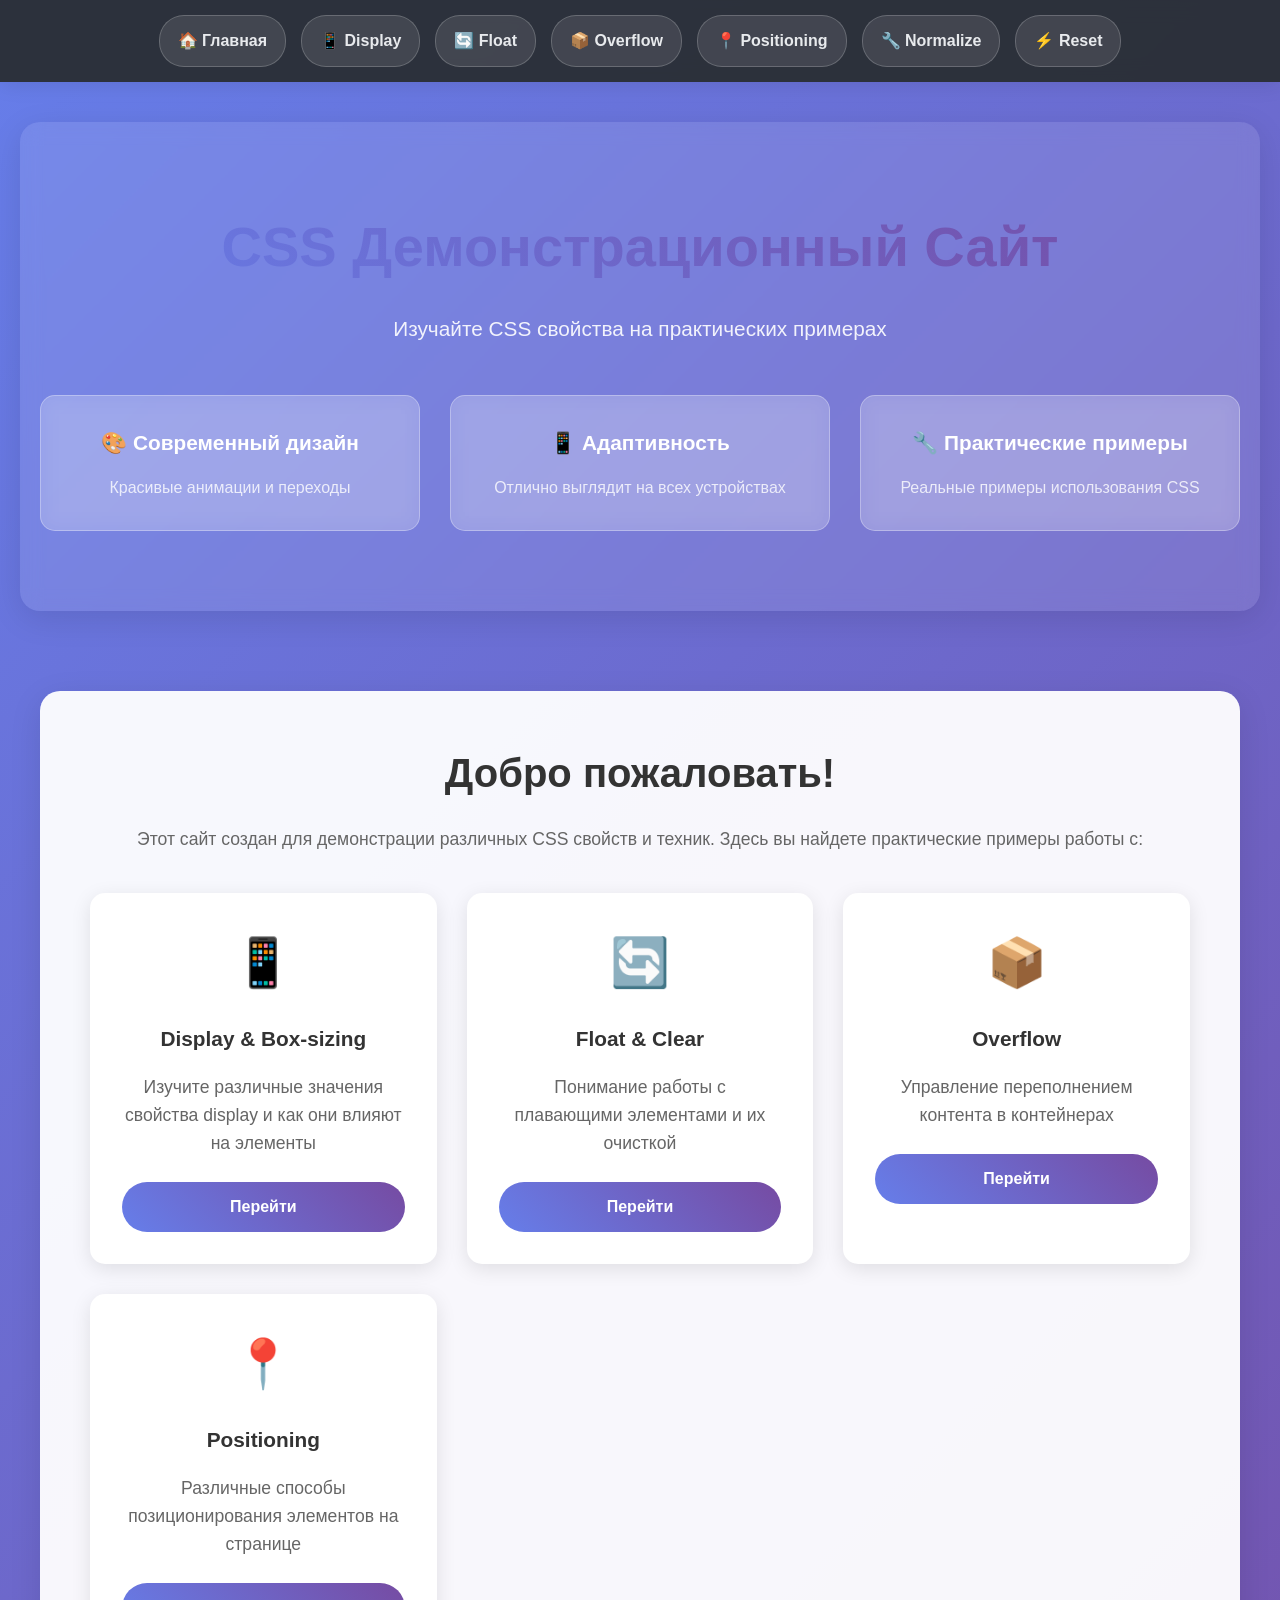
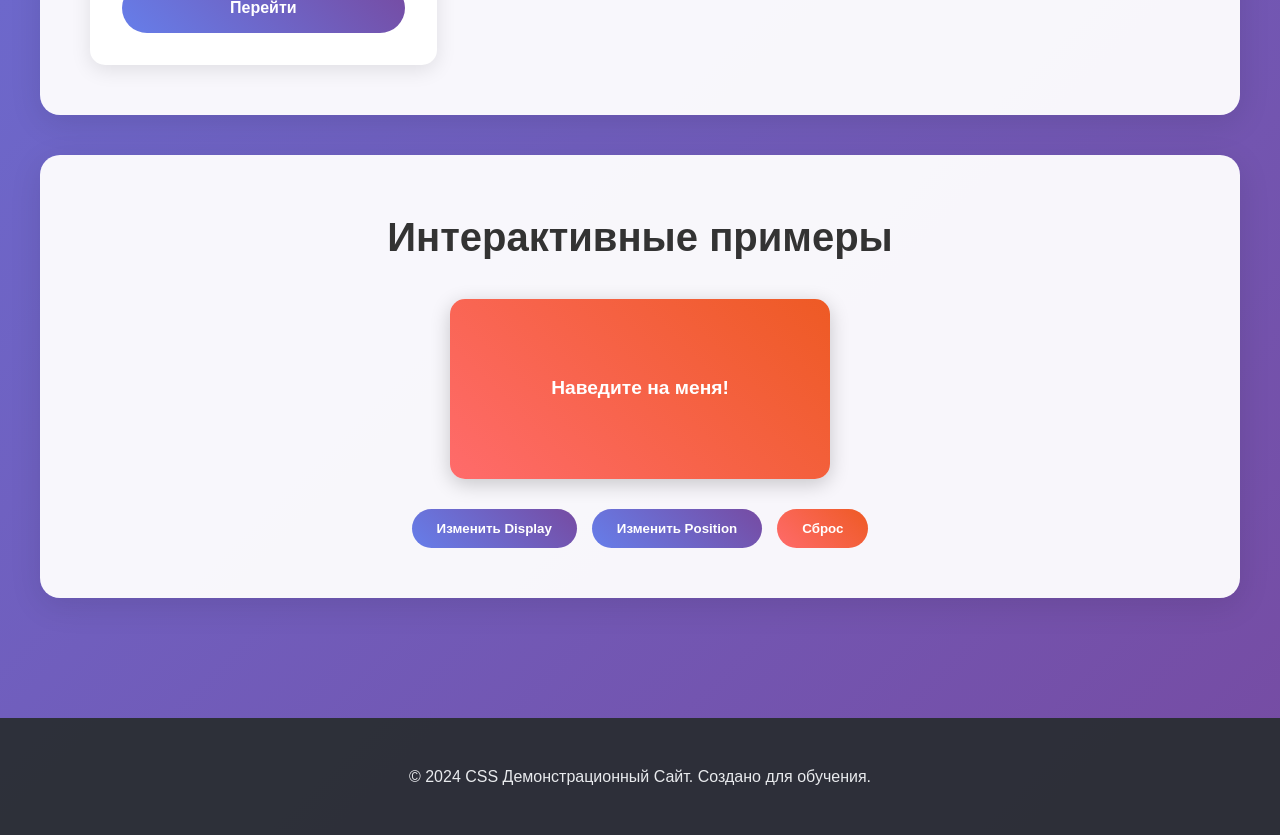
<file: index.html>
<!DOCTYPE html>
<html lang="zxx">

  <head>
    <meta charset="UTF-8">
    <meta name="viewport" content="width=device-width, initial-scale=1.0">
    <title>CSS Демонстрационный Сайт - Изучайте CSS на практике</title>
    <link rel="stylesheet" href="css/style.css">
  </head>

  <body>
    <nav>
      <a href="index.html">🏠 Главная</a>
      <a href="display.html">📱 Display</a>
      <a href="float-clear.html">🔄 Float</a>
      <a href="overflow.html">📦 Overflow</a>
      <a href="positioning.html">📍 Positioning</a>
      <a href="project/normalize.html">🔧 Normalize</a>
      <a href="project/reset.html">⚡ Reset</a>
    </nav>

    <header class="hero">
      <h1>CSS Демонстрационный Сайт</h1>
      <p class="hero-subtitle">Изучайте CSS свойства на практических примерах</p>
      <div class="hero-features">
        <div class="feature-card">
          <h3>🎨 Современный дизайн</h3>
          <p>Красивые анимации и переходы</p>
        </div>
        <div class="feature-card">
          <h3>📱 Адаптивность</h3>
          <p>Отлично выглядит на всех устройствах</p>
        </div>
        <div class="feature-card">
          <h3>🔧 Практические примеры</h3>
          <p>Реальные примеры использования CSS</p>
        </div>
      </div>
    </header>

    <main class="main-content">
      <section class="intro-section">
        <h2>Добро пожаловать!</h2>
        <p>Этот сайт создан для демонстрации различных CSS свойств и техник. Здесь вы найдете практические примеры работы с:</p>
        
        <div class="topics-grid">
          <div class="topic-card">
            <div class="topic-icon">📱</div>
            <h3>Display & Box-sizing</h3>
            <p>Изучите различные значения свойства display и как они влияют на элементы</p>
            <a href="display.html" class="btn">Перейти</a>
          </div>
          
          <div class="topic-card">
            <div class="topic-icon">🔄</div>
            <h3>Float & Clear</h3>
            <p>Понимание работы с плавающими элементами и их очисткой</p>
            <a href="float-clear.html" class="btn">Перейти</a>
          </div>
          
          <div class="topic-card">
            <div class="topic-icon">📦</div>
            <h3>Overflow</h3>
            <p>Управление переполнением контента в контейнерах</p>
            <a href="overflow.html" class="btn">Перейти</a>
          </div>
          
          <div class="topic-card">
            <div class="topic-icon">📍</div>
            <h3>Positioning</h3>
            <p>Различные способы позиционирования элементов на странице</p>
            <a href="positioning.html" class="btn">Перейти</a>
          </div>
        </div>
      </section>

      <section class="demo-section">
        <h2>Интерактивные примеры</h2>
        <div class="interactive-demo">
          <div class="demo-block block-example" id="demoBlock">
            <span class="demo-text">Наведите на меня!</span>
          </div>
          <div class="demo-controls">
            <button onclick="toggleDisplay()" class="demo-btn">Изменить Display</button>
            <button onclick="togglePosition()" class="demo-btn">Изменить Position</button>
            <button onclick="resetDemo()" class="demo-btn reset">Сброс</button>
          </div>
        </div>
      </section>
    </main>

    <footer class="footer">
      <p>&copy; 2024 CSS Демонстрационный Сайт. Создано для обучения.</p>
    </footer>

    <script>
      let displayState = 0;
      let positionState = 0;
      
      function toggleDisplay() {
        const block = document.getElementById('demoBlock');
        const displays = ['block', 'inline-block', 'flex', 'grid'];
        displayState = (displayState + 1) % displays.length;
        block.style.display = displays[displayState];
        block.querySelector('.demo-text').textContent = `Display: ${displays[displayState]}`;
      }
      
      function togglePosition() {
        const block = document.getElementById('demoBlock');
        const positions = ['static', 'relative', 'absolute', 'fixed'];
        positionState = (positionState + 1) % positions.length;
        block.style.position = positions[positionState];
        
        if (positions[positionState] === 'relative') {
          block.style.top = '20px';
          block.style.left = '20px';
        } else if (positions[positionState] === 'absolute') {
          block.style.top = '50px';
          block.style.right = '50px';
        } else if (positions[positionState] === 'fixed') {
          block.style.top = '100px';
          block.style.right = '100px';
        } else {
          block.style.top = '';
          block.style.left = '';
          block.style.right = '';
        }
        
        block.querySelector('.demo-text').textContent = `Position: ${positions[positionState]}`;
      }
      
      function resetDemo() {
        const block = document.getElementById('demoBlock');
        block.style.display = '';
        block.style.position = '';
        block.style.top = '';
        block.style.left = '';
        block.style.right = '';
        block.querySelector('.demo-text').textContent = 'Наведите на меня!';
        displayState = 0;
        positionState = 0;
      }
    </script>
  </body>

</html>
</file>
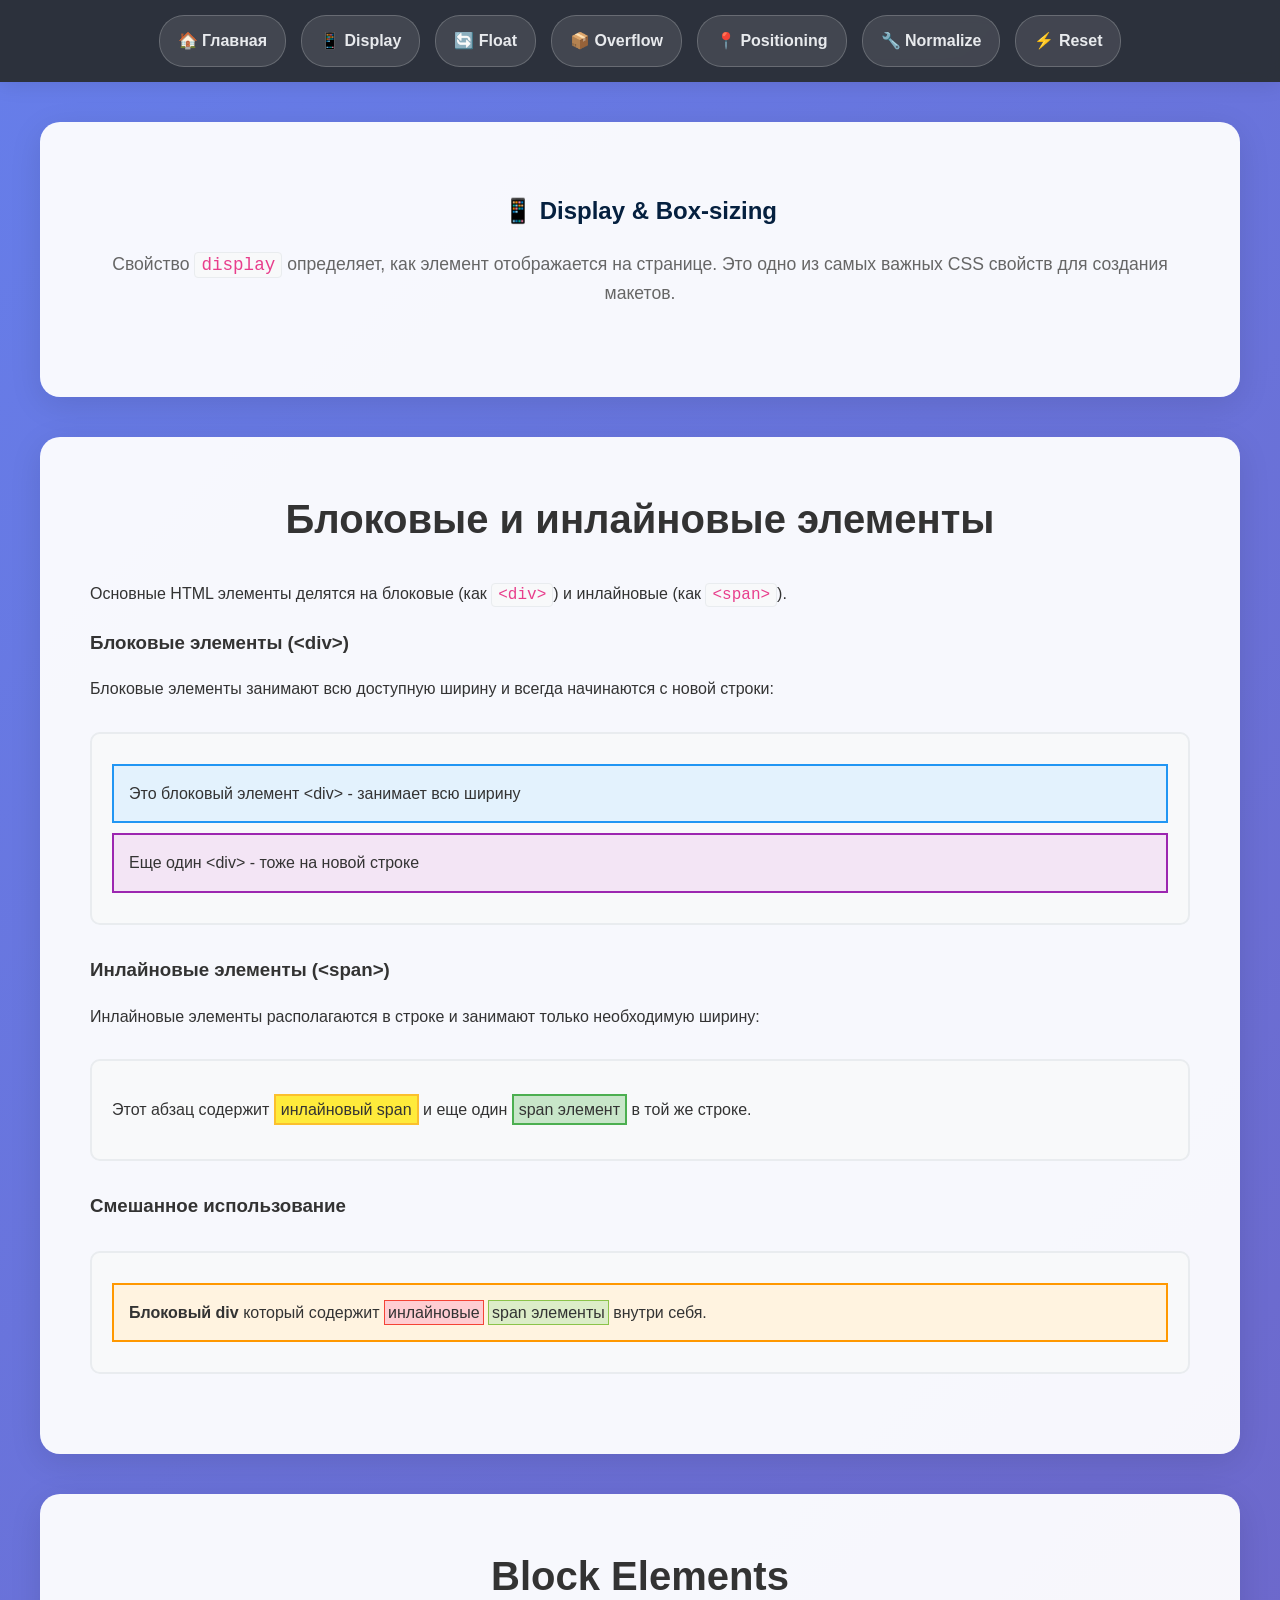
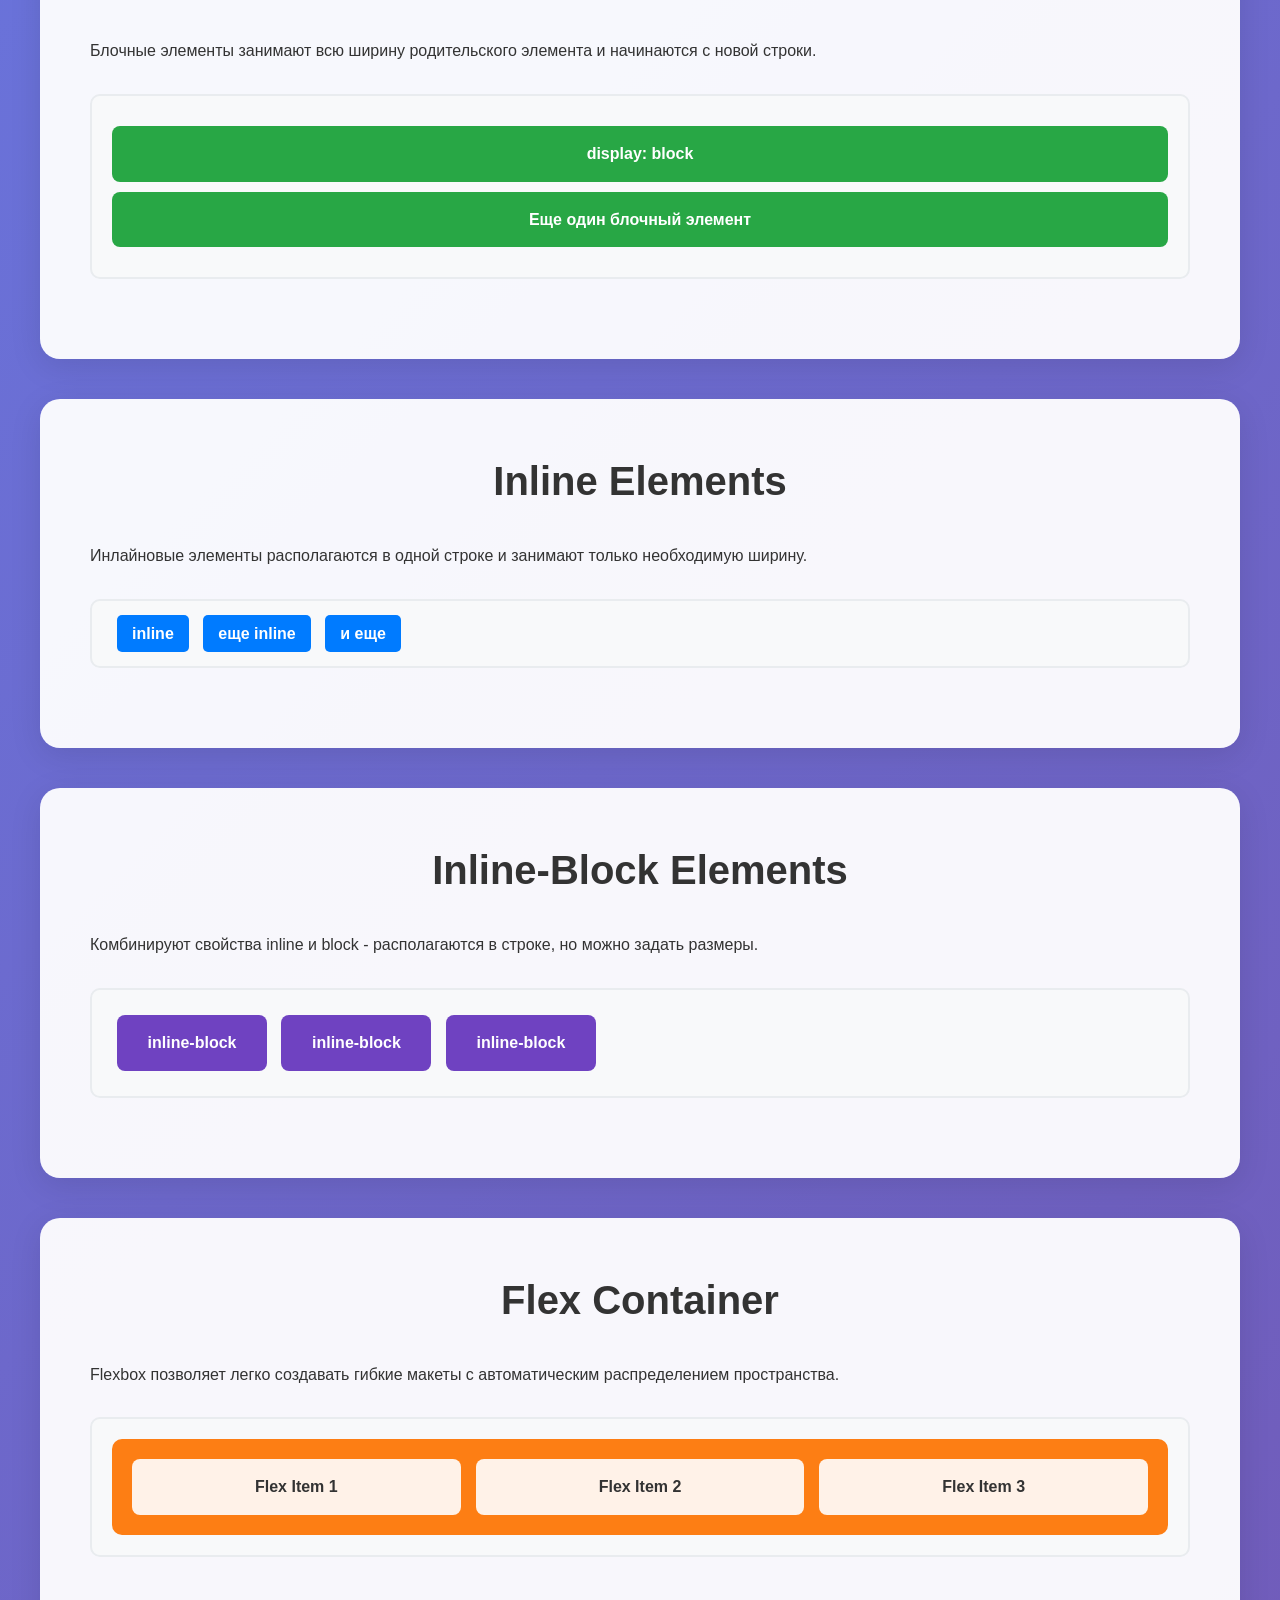
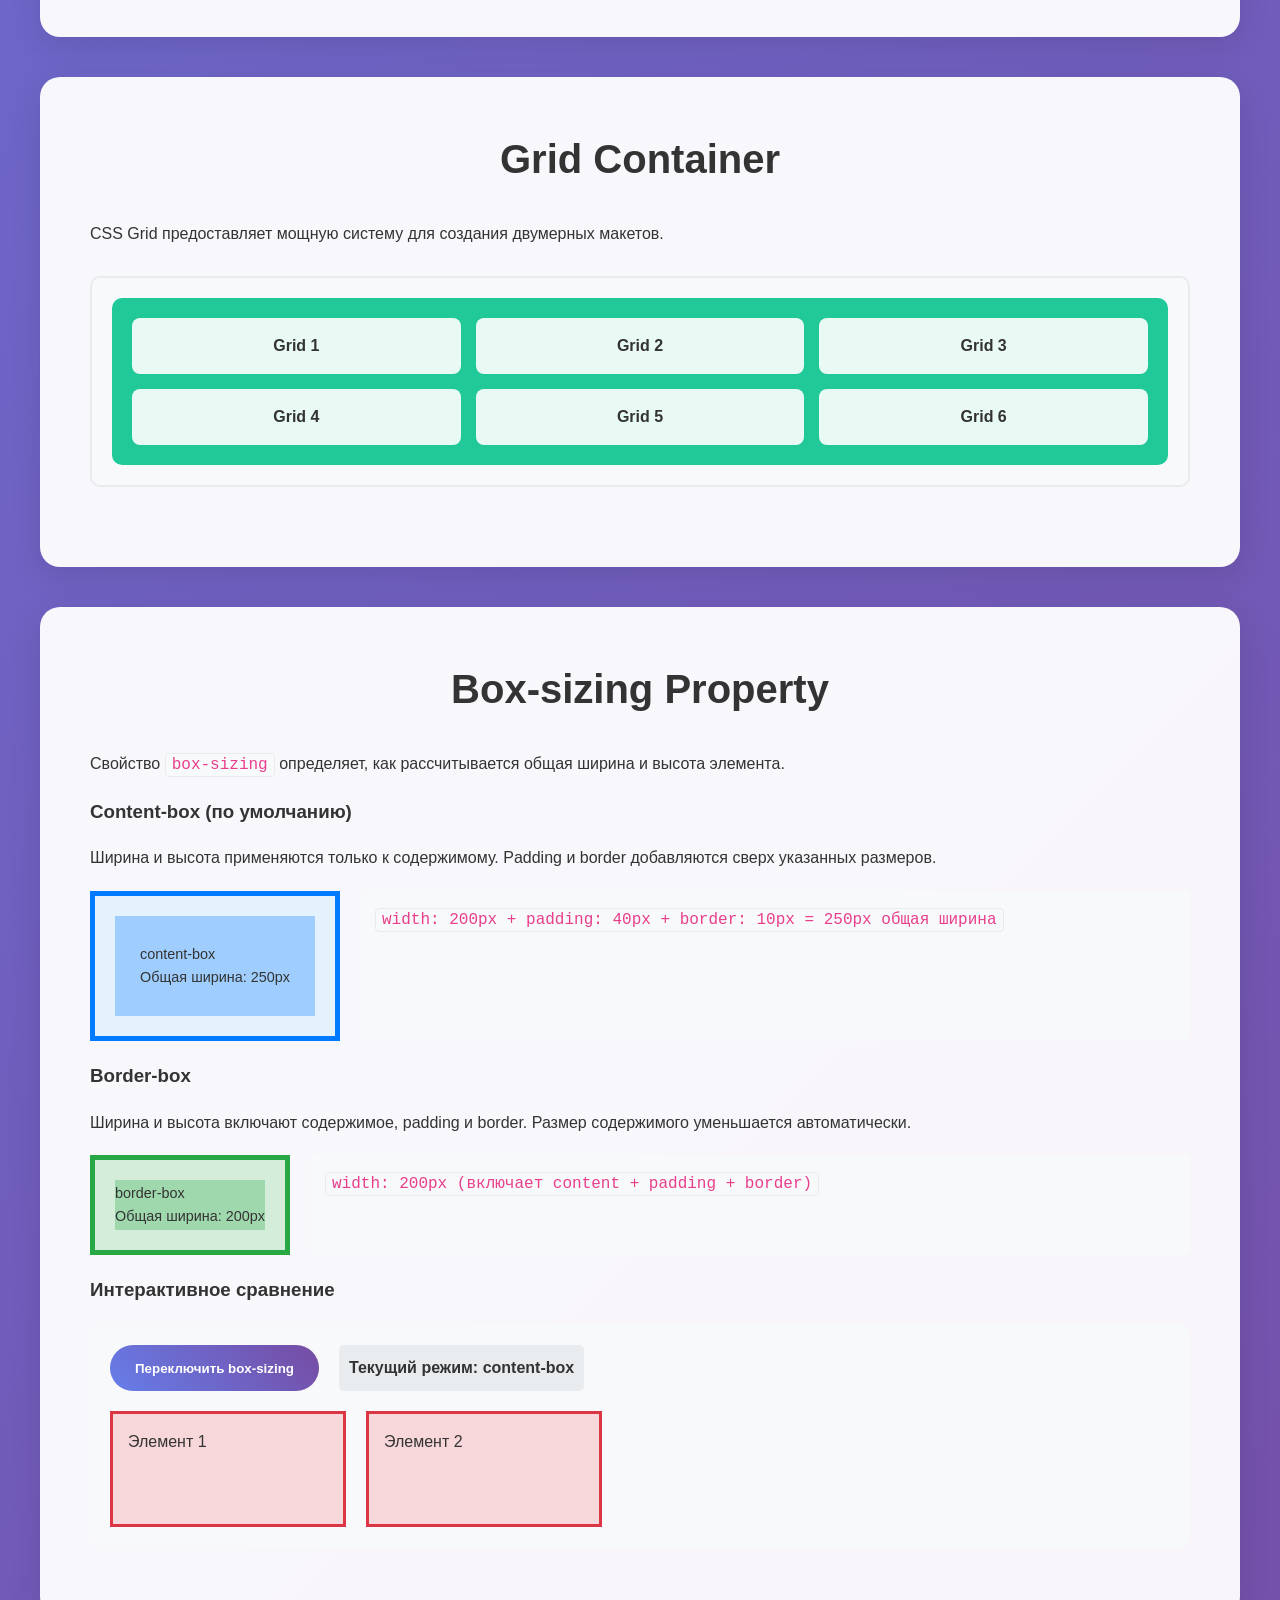
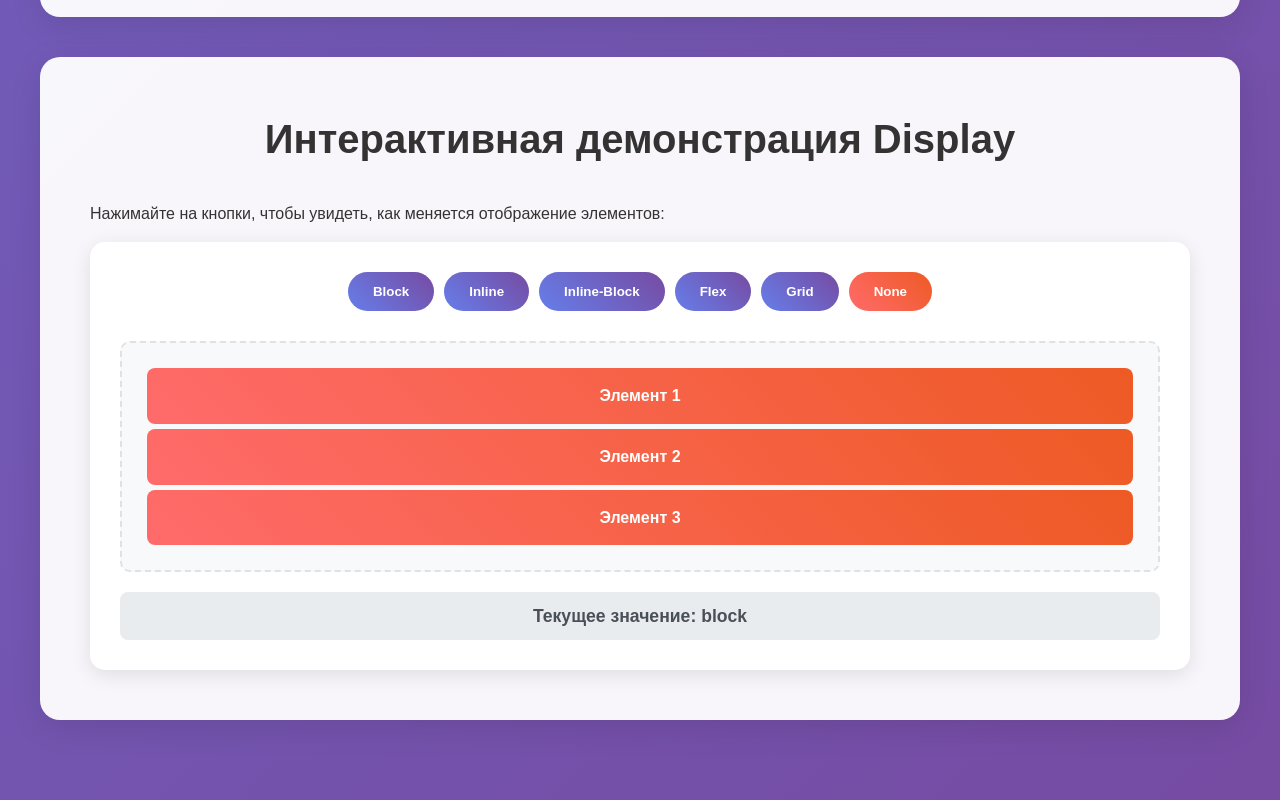
<file: display.html>
<!DOCTYPE html>
<html lang="zxx">

  <head>
    <meta charset="UTF-8">
    <meta name="viewport" content="width=device-width, initial-scale=1.0">
    <title>Display & Box-sizing</title>
    <link rel="stylesheet" href="css/style.css">
  </head>

  <body>
    <nav>
      <a href="index.html">🏠 Главная</a>
      <a href="display.html">📱 Display</a>
      <a href="float-clear.html">🔄 Float</a>
      <a href="overflow.html">📦 Overflow</a>
      <a href="positioning.html">📍 Positioning</a>
      <a href="project/normalize.html">🔧 Normalize</a>
      <a href="project/reset.html">⚡ Reset</a>
    </nav>

    <main class="main-content">
      <section class="intro-section">
        <h1>📱 Display & Box-sizing</h1>
        <p>Свойство <code>display</code> определяет, как элемент отображается на странице. Это одно из самых важных CSS свойств для создания макетов.</p>
      </section>

      <section class="demo-section">
        <h2>Блоковые и инлайновые элементы</h2>
        <p>Основные HTML элементы делятся на блоковые (как <code>&lt;div&gt;</code>) и инлайновые (как <code>&lt;span&gt;</code>).</p>
        
        <h3>Блоковые элементы (&lt;div&gt;)</h3>
        <p>Блоковые элементы занимают всю доступную ширину и всегда начинаются с новой строки:</p>
        <div class="display-demo">
          <div style="background: #e3f2fd; border: 2px solid #2196f3; padding: 15px; margin: 10px 0;">
            Это блоковый элемент &lt;div&gt; - занимает всю ширину
          </div>
          <div style="background: #f3e5f5; border: 2px solid #9c27b0; padding: 15px; margin: 10px 0;">
            Еще один &lt;div&gt; - тоже на новой строке
          </div>
        </div>

        <h3>Инлайновые элементы (&lt;span&gt;)</h3>
        <p>Инлайновые элементы располагаются в строке и занимают только необходимую ширину:</p>
        <div class="display-demo">
          <p>Этот абзац содержит 
            <span style="background: #ffeb3b; border: 2px solid #fbc02d; padding: 5px;">инлайновый span</span>
            и еще один
            <span style="background: #c8e6c9; border: 2px solid #4caf50; padding: 5px;">span элемент</span>
            в той же строке.
          </p>
        </div>

        <h3>Смешанное использование</h3>
        <div class="display-demo">
          <div style="background: #fff3e0; border: 2px solid #ff9800; padding: 15px; margin: 10px 0;">
            <strong>Блоковый div</strong> который содержит 
            <span style="background: #ffcdd2; border: 1px solid #f44336; padding: 3px;">инлайновые</span>
            <span style="background: #dcedc8; border: 1px solid #8bc34a; padding: 3px;">span элементы</span>
            внутри себя.
          </div>
        </div>
      </section>

      <section class="demo-section">
        <h2>Block Elements</h2>
        <p>Блочные элементы занимают всю ширину родительского элемента и начинаются с новой строки.</p>
        <div class="display-demo">
          <div class="display-block">display: block</div>
          <div class="display-block">Еще один блочный элемент</div>
        </div>
      </section>

      <section class="demo-section">
        <h2>Inline Elements</h2>
        <p>Инлайновые элементы располагаются в одной строке и занимают только необходимую ширину.</p>
        <div class="display-demo">
          <span class="display-inline">inline</span>
          <span class="display-inline">еще inline</span>
          <span class="display-inline">и еще</span>
        </div>
      </section>

      <section class="demo-section">
        <h2>Inline-Block Elements</h2>
        <p>Комбинируют свойства inline и block - располагаются в строке, но можно задать размеры.</p>
        <div class="display-demo">
          <div class="display-inline-block">inline-block</div>
          <div class="display-inline-block">inline-block</div>
          <div class="display-inline-block">inline-block</div>
        </div>
      </section>

      <section class="demo-section">
        <h2>Flex Container</h2>
        <p>Flexbox позволяет легко создавать гибкие макеты с автоматическим распределением пространства.</p>
        <div class="display-demo">
          <div class="display-flex">
            <div class="flex-item">Flex Item 1</div>
            <div class="flex-item">Flex Item 2</div>
            <div class="flex-item">Flex Item 3</div>
          </div>
        </div>
      </section>

      <section class="demo-section">
        <h2>Grid Container</h2>
        <p>CSS Grid предоставляет мощную систему для создания двумерных макетов.</p>
        <div class="display-demo">
          <div class="display-grid">
            <div class="grid-item">Grid 1</div>
            <div class="grid-item">Grid 2</div>
            <div class="grid-item">Grid 3</div>
            <div class="grid-item">Grid 4</div>
            <div class="grid-item">Grid 5</div>
            <div class="grid-item">Grid 6</div>
          </div>
        </div>
      </section>

      <section class="demo-section">
        <h2>Box-sizing Property</h2>
        <p>Свойство <code>box-sizing</code> определяет, как рассчитывается общая ширина и высота элемента.</p>
        
        <h3>Content-box (по умолчанию)</h3>
        <p>Ширина и высота применяются только к содержимому. Padding и border добавляются сверх указанных размеров.</p>
        <div style="display: flex; gap: 20px; margin: 20px 0; flex-wrap: wrap;">
          <div style="width: 200px; height: 100px; padding: 20px; border: 5px solid #007bff; background: #e3f2fd; box-sizing: content-box;">
            <div style="background: rgba(0,123,255,0.3); height: 100%; display: flex; align-items: center; justify-content: center; font-size: 0.9rem;">
              content-box<br>Общая ширина: 250px
            </div>
          </div>
          <div style="background: #f8f9fa; padding: 15px; border-radius: 8px; flex: 1; min-width: 200px;">
            <code>width: 200px + padding: 40px + border: 10px = 250px общая ширина</code>
          </div>
        </div>

        <h3>Border-box</h3>
        <p>Ширина и высота включают содержимое, padding и border. Размер содержимого уменьшается автоматически.</p>
        <div style="display: flex; gap: 20px; margin: 20px 0; flex-wrap: wrap;">
          <div style="width: 200px; height: 100px; padding: 20px; border: 5px solid #28a745; background: #d4edda; box-sizing: border-box;">
            <div style="background: rgba(40,167,69,0.3); height: 100%; display: flex; align-items: center; justify-content: center; font-size: 0.9rem;">
              border-box<br>Общая ширина: 200px
            </div>
          </div>
          <div style="background: #f8f9fa; padding: 15px; border-radius: 8px; flex: 1; min-width: 200px;">
            <code>width: 200px (включает content + padding + border)</code>
          </div>
        </div>

        <h3>Интерактивное сравнение</h3>
        <div style="background: #f8f9fa; padding: 20px; border-radius: 10px; margin: 20px 0;">
          <div style="display: flex; gap: 20px; margin-bottom: 20px; flex-wrap: wrap;">
            <button onclick="toggleBoxSizing()" class="demo-btn">Переключить box-sizing</button>
            <div id="boxSizingStatus" style="padding: 10px; background: #e9ecef; border-radius: 5px; font-weight: 600;">
              Текущий режим: content-box
            </div>
          </div>
          <div style="display: flex; gap: 20px; flex-wrap: wrap;">
            <div id="boxSizingDemo1" style="width: 200px; height: 80px; padding: 15px; border: 3px solid #dc3545; background: #f8d7da; box-sizing: content-box; transition: all 0.3s ease;">
              Элемент 1
            </div>
            <div id="boxSizingDemo2" style="width: 200px; height: 80px; padding: 15px; border: 3px solid #dc3545; background: #f8d7da; box-sizing: content-box; transition: all 0.3s ease;">
              Элемент 2
            </div>
          </div>
        </div>
      </section>

      <section class="demo-section">
        <h2>Интерактивная демонстрация Display</h2>
        <p>Нажимайте на кнопки, чтобы увидеть, как меняется отображение элементов:</p>
        <div class="interactive-display">
          <div class="display-controls">
            <button onclick="changeDisplay('block')" class="demo-btn">Block</button>
            <button onclick="changeDisplay('inline')" class="demo-btn">Inline</button>
            <button onclick="changeDisplay('inline-block')" class="demo-btn">Inline-Block</button>
            <button onclick="changeDisplay('flex')" class="demo-btn">Flex</button>
            <button onclick="changeDisplay('grid')" class="demo-btn">Grid</button>
            <button onclick="changeDisplay('none')" class="demo-btn reset">None</button>
          </div>
          <div class="demo-container" id="demoContainer">
            <div class="demo-element">Элемент 1</div>
            <div class="demo-element">Элемент 2</div>
            <div class="demo-element">Элемент 3</div>
          </div>
          <div class="current-display" id="currentDisplay">Текущее значение: block</div>
        </div>
      </section>
    </main>

    <script>
      function changeDisplay(displayValue) {
        const container = document.getElementById('demoContainer');
        const displayText = document.getElementById('currentDisplay');
        
        container.style.display = displayValue;
        
        if (displayValue === 'flex') {
          container.style.gap = '10px';
        } else if (displayValue === 'grid') {
          container.style.gridTemplateColumns = 'repeat(3, 1fr)';
          container.style.gap = '10px';
        }
        
        displayText.textContent = `Текущее значение: ${displayValue}`;
      }
      
      let boxSizingState = false; // false = content-box, true = border-box
      
      function toggleBoxSizing() {
        const demo1 = document.getElementById('boxSizingDemo1');
        const demo2 = document.getElementById('boxSizingDemo2');
        const status = document.getElementById('boxSizingStatus');
        
        boxSizingState = !boxSizingState;
        
        if (boxSizingState) {
          demo1.style.boxSizing = 'border-box';
          demo2.style.boxSizing = 'border-box';
          status.textContent = 'Текущий режим: border-box';
          status.style.background = '#d4edda';
        } else {
          demo1.style.boxSizing = 'content-box';
          demo2.style.boxSizing = 'content-box';
          status.textContent = 'Текущий режим: content-box';
          status.style.background = '#e9ecef';
        }
      }
    </script>
  </body>

</html>
</file>
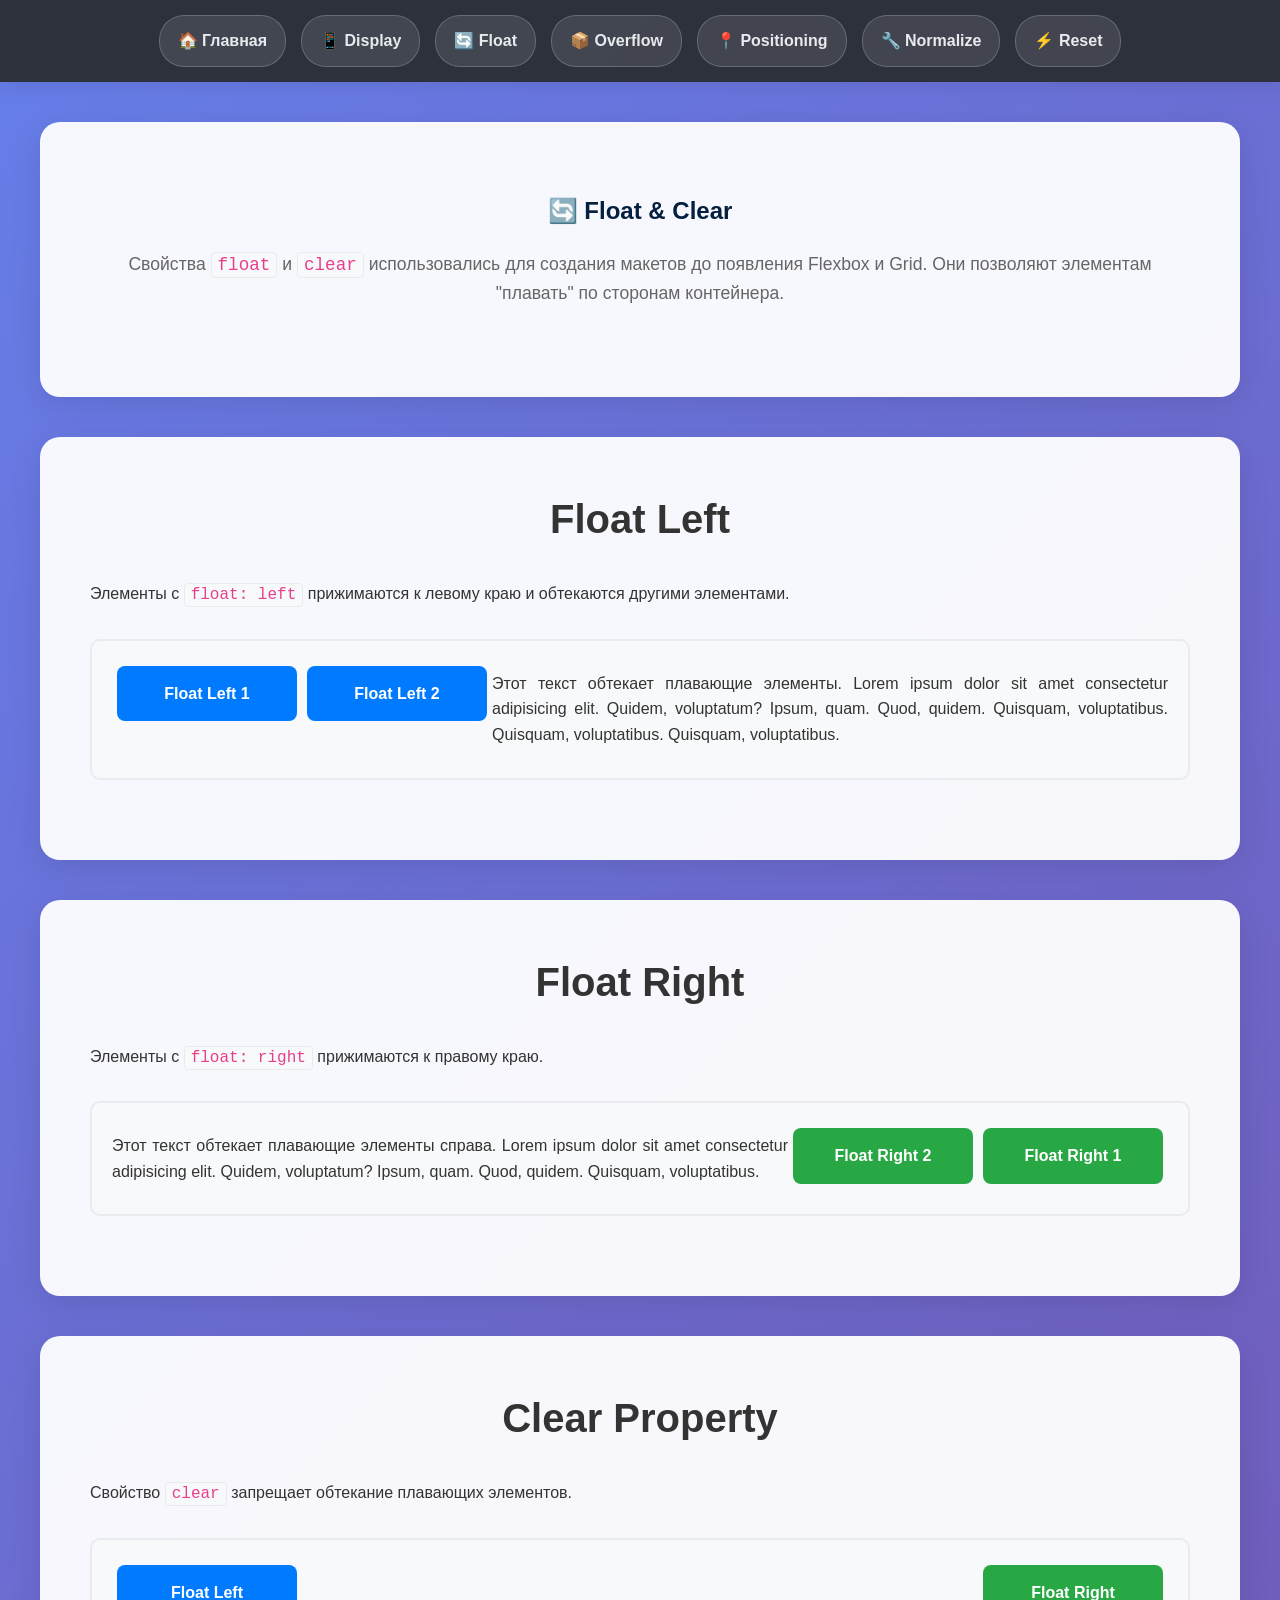
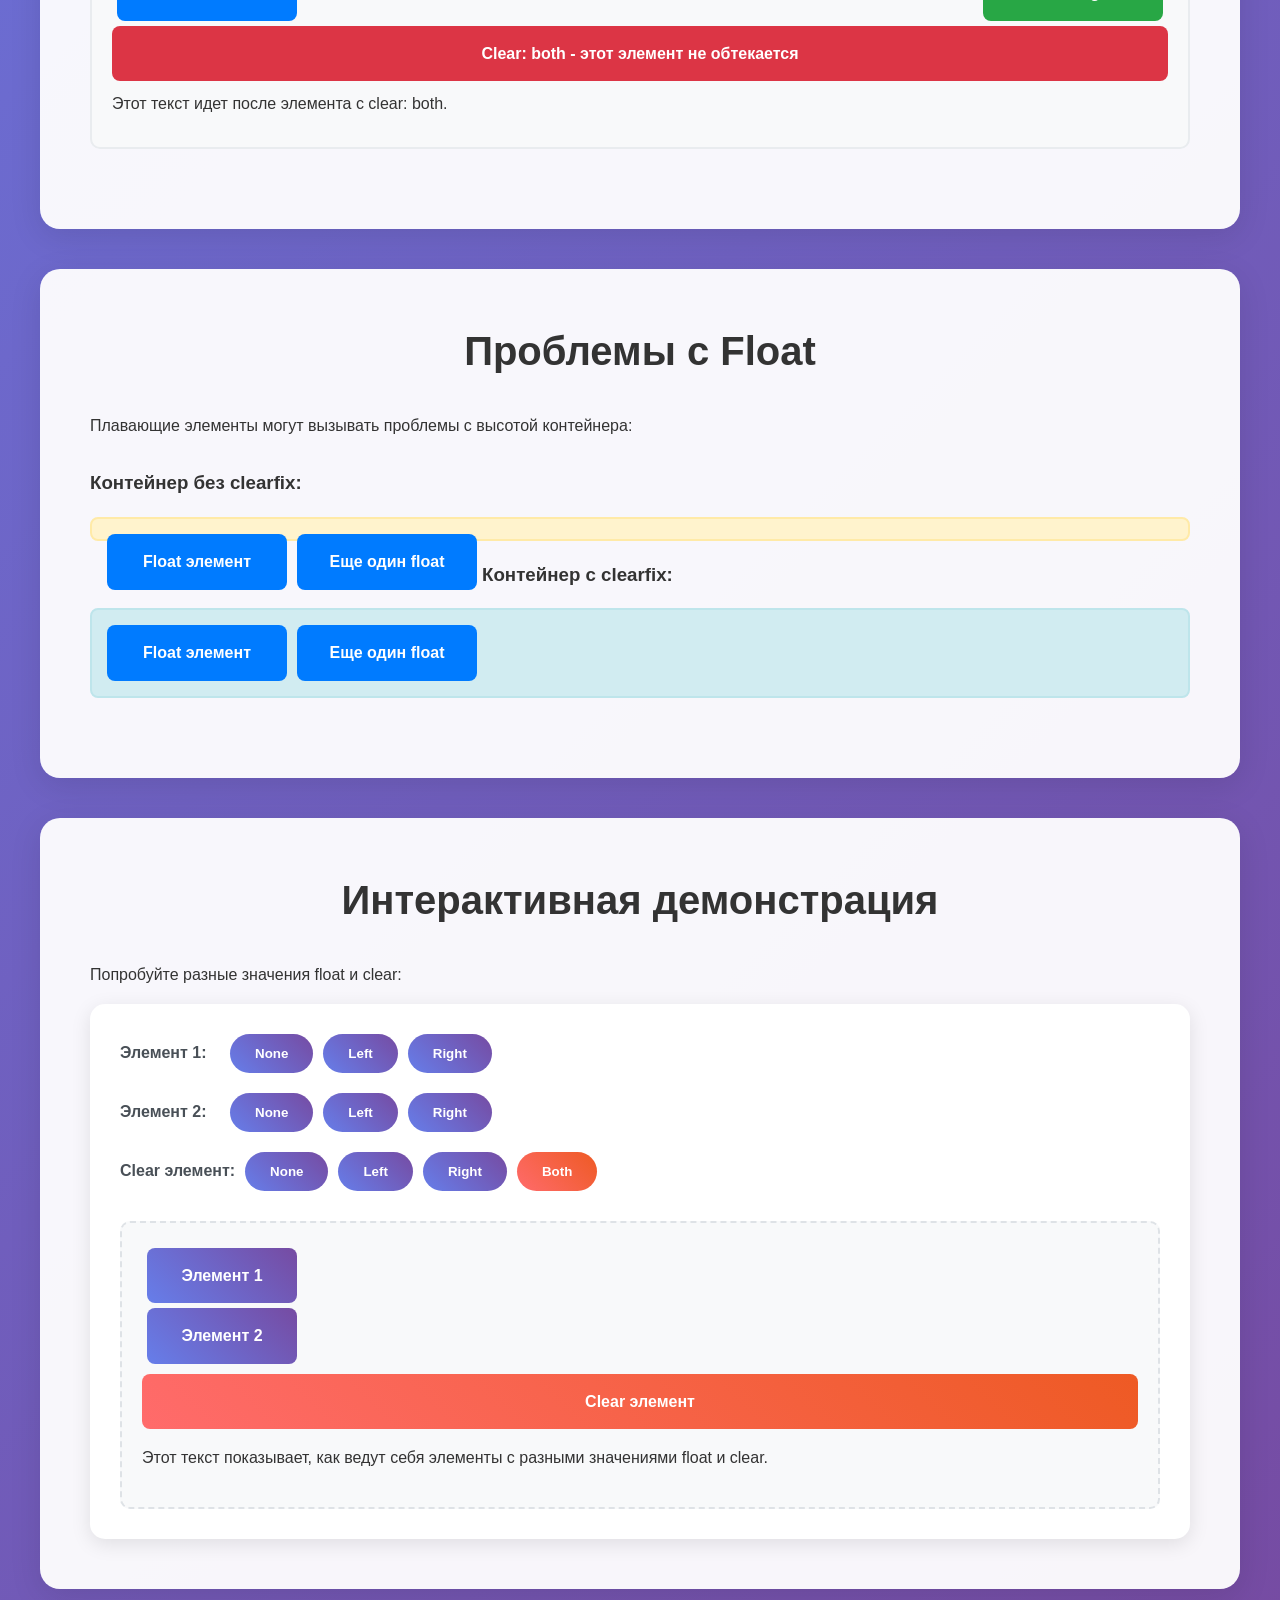
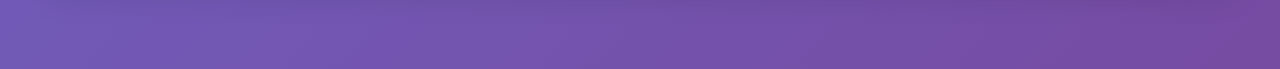
<file: float-clear.html>
<!DOCTYPE html>
<html lang="zxx">

  <head>
    <meta charset="UTF-8">
    <meta name="viewport" content="width=device-width, initial-scale=1.0">
    <title>Float & Clear</title>
    <link rel="stylesheet" href="css/style.css">
  </head>

  <body>
    <nav>
      <a href="index.html">🏠 Главная</a>
      <a href="display.html">📱 Display</a>
      <a href="float-clear.html">🔄 Float</a>
      <a href="overflow.html">📦 Overflow</a>
      <a href="positioning.html">📍 Positioning</a>
      <a href="project/normalize.html">🔧 Normalize</a>
      <a href="project/reset.html">⚡ Reset</a>
    </nav>

    <main class="main-content">
      <section class="intro-section">
        <h1>🔄 Float & Clear</h1>
        <p>Свойства <code>float</code> и <code>clear</code> использовались для создания макетов до появления Flexbox и Grid. Они позволяют элементам "плавать" по сторонам контейнера.</p>
      </section>

      <section class="demo-section">
        <h2>Float Left</h2>
        <p>Элементы с <code>float: left</code> прижимаются к левому краю и обтекаются другими элементами.</p>
        <div class="float-demo">
          <div class="float-left-demo">Float Left 1</div>
          <div class="float-left-demo">Float Left 2</div>
          <p class="float-text">Этот текст обтекает плавающие элементы. Lorem ipsum dolor sit amet consectetur adipisicing elit. Quidem, voluptatum? Ipsum, quam. Quod, quidem. Quisquam, voluptatibus. Quisquam, voluptatibus. Quisquam, voluptatibus.</p>
        </div>
      </section>

      <section class="demo-section">
        <h2>Float Right</h2>
        <p>Элементы с <code>float: right</code> прижимаются к правому краю.</p>
        <div class="float-demo">
          <div class="float-right-demo">Float Right 1</div>
          <div class="float-right-demo">Float Right 2</div>
          <p class="float-text">Этот текст обтекает плавающие элементы справа. Lorem ipsum dolor sit amet consectetur adipisicing elit. Quidem, voluptatum? Ipsum, quam. Quod, quidem. Quisquam, voluptatibus.</p>
        </div>
      </section>

      <section class="demo-section">
        <h2>Clear Property</h2>
        <p>Свойство <code>clear</code> запрещает обтекание плавающих элементов.</p>
        <div class="float-demo">
          <div class="float-left-demo">Float Left</div>
          <div class="float-right-demo">Float Right</div>
          <div class="clear-demo">Clear: both - этот элемент не обтекается</div>
          <p class="float-text">Этот текст идет после элемента с clear: both.</p>
        </div>
      </section>

      <section class="demo-section">
        <h2>Проблемы с Float</h2>
        <p>Плавающие элементы могут вызывать проблемы с высотой контейнера:</p>
        <div class="float-problem-demo">
          <h3>Контейнер без clearfix:</h3>
          <div class="container-without-clearfix">
            <div class="float-left-demo">Float элемент</div>
            <div class="float-left-demo">Еще один float</div>
          </div>
          
          <h3>Контейнер с clearfix:</h3>
          <div class="container-with-clearfix">
            <div class="float-left-demo">Float элемент</div>
            <div class="float-left-demo">Еще один float</div>
          </div>
        </div>
      </section>

      <section class="demo-section">
        <h2>Интерактивная демонстрация</h2>
        <p>Попробуйте разные значения float и clear:</p>
        <div class="interactive-float">
          <div class="float-controls">
            <div class="control-group">
              <label>Элемент 1:</label>
              <button onclick="changeFloat('element1', 'none')" class="demo-btn">None</button>
              <button onclick="changeFloat('element1', 'left')" class="demo-btn">Left</button>
              <button onclick="changeFloat('element1', 'right')" class="demo-btn">Right</button>
            </div>
            <div class="control-group">
              <label>Элемент 2:</label>
              <button onclick="changeFloat('element2', 'none')" class="demo-btn">None</button>
              <button onclick="changeFloat('element2', 'left')" class="demo-btn">Left</button>
              <button onclick="changeFloat('element2', 'right')" class="demo-btn">Right</button>
            </div>
            <div class="control-group">
              <label>Clear элемент:</label>
              <button onclick="changeClear('none')" class="demo-btn">None</button>
              <button onclick="changeClear('left')" class="demo-btn">Left</button>
              <button onclick="changeClear('right')" class="demo-btn">Right</button>
              <button onclick="changeClear('both')" class="demo-btn reset">Both</button>
            </div>
          </div>
          <div class="float-demo-container">
            <div class="float-element" id="element1">Элемент 1</div>
            <div class="float-element" id="element2">Элемент 2</div>
            <div class="clear-element" id="clearElement">Clear элемент</div>
            <p>Этот текст показывает, как ведут себя элементы с разными значениями float и clear.</p>
          </div>
        </div>
      </section>
    </main>

    <script>
      function changeFloat(elementId, floatValue) {
        const element = document.getElementById(elementId);
        element.style.float = floatValue;
        updateStatus();
      }
      
      function changeClear(clearValue) {
        const element = document.getElementById('clearElement');
        element.style.clear = clearValue;
        updateStatus();
      }
      
      function updateStatus() {
        const element1 = document.getElementById('element1');
        const element2 = document.getElementById('element2');
        const clearElement = document.getElementById('clearElement');
        
        console.log(`Element 1: float: ${element1.style.float || 'none'}`);
        console.log(`Element 2: float: ${element2.style.float || 'none'}`);
        console.log(`Clear element: clear: ${clearElement.style.clear || 'none'}`);
      }
    </script>
  </body>

</html>
</file>
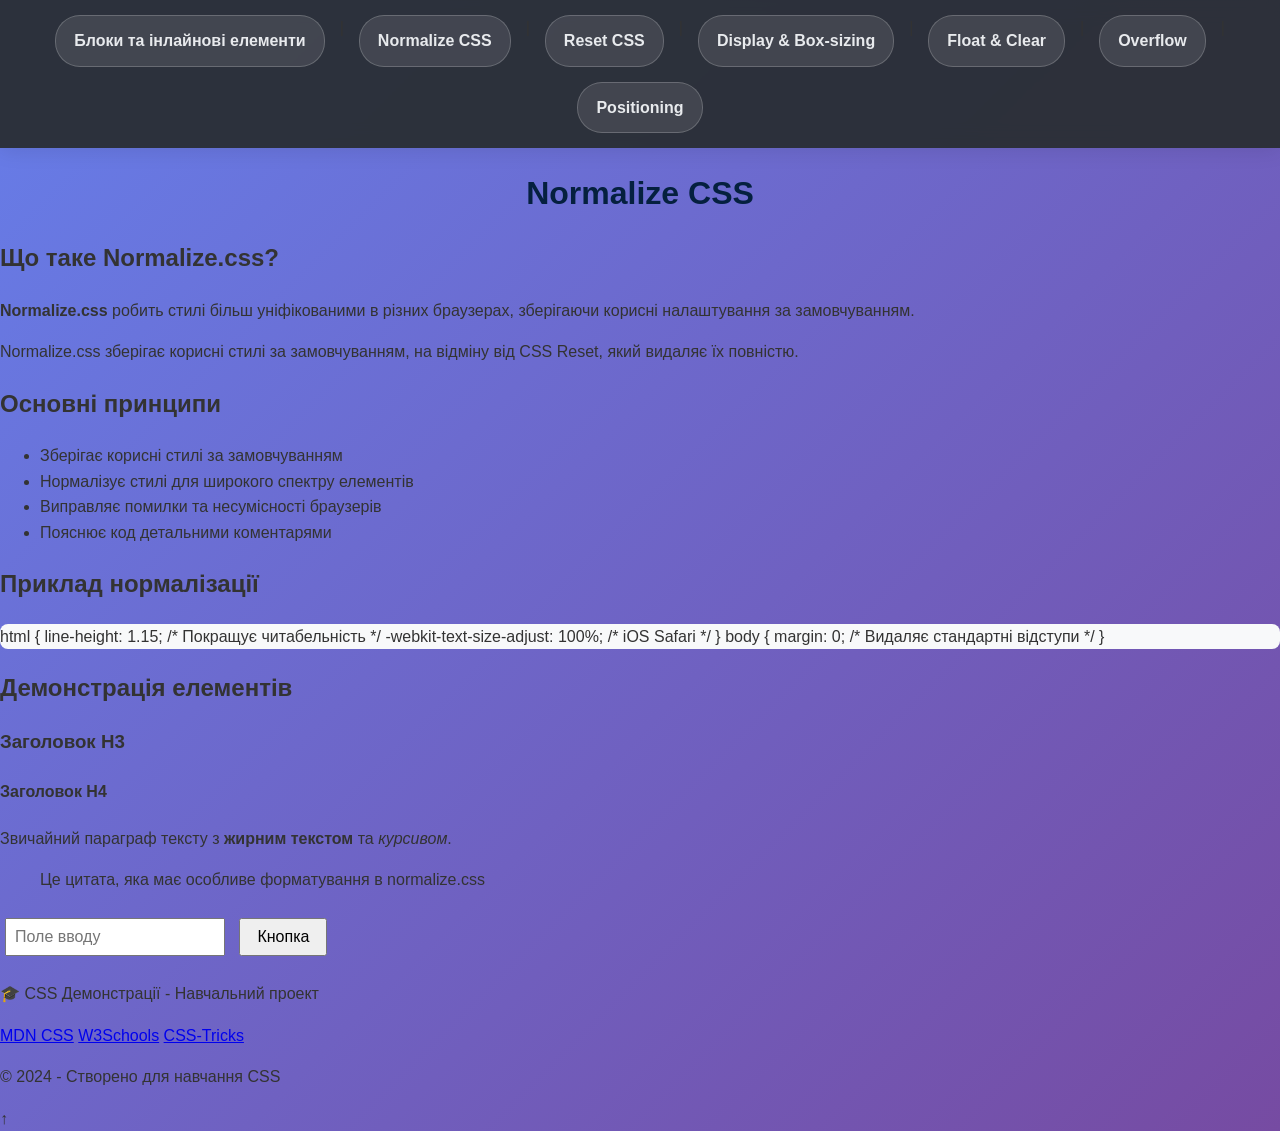
<file: normalize.html>
<!DOCTYPE html>
<html lang="uk">

  <head>
    <meta charset="UTF-8">
    <meta name="viewport" content="width=device-width, initial-scale=1.0">
    <title>Normalize CSS - CSS Демонстрації</title>
    <link rel="stylesheet" href="css/normalize.css">
    <link rel="stylesheet" href="css/style.css">
  </head>

  <body>
    <nav>
      <a href="index.html">Блоки та інлайнові елементи</a> |
      <a href="normalize.html">Normalize CSS</a> |
      <a href="reset.html">Reset CSS</a> |
      <a href="display.html">Display & Box-sizing</a> |
      <a href="float-clear.html">Float & Clear</a> |
      <a href="overflow.html">Overflow</a> |
      <a href="positioning.html">Positioning</a>
    </nav>
    
    <main>
      <h1>Normalize CSS</h1>
      
      <section class="content-section">
        <h2>Що таке Normalize.css?</h2>
        <p><strong>Normalize.css</strong> робить стилі більш уніфікованими в різних браузерах, зберігаючи корисні налаштування за замовчуванням.</p>
        
        <div class="tip">
          Normalize.css зберігає корисні стилі за замовчуванням, на відміну від CSS Reset, який видаляє їх повністю.
        </div>
        
        <h2>Основні принципи</h2>
        <ul>
          <li>Зберігає корисні стилі за замовчуванням</li>
          <li>Нормалізує стилі для широкого спектру елементів</li>
          <li>Виправляє помилки та несумісності браузерів</li>
          <li>Пояснює код детальними коментарями</li>
        </ul>
        
        <h2>Приклад нормалізації</h2>
        <div class="code-example">
html {
  line-height: 1.15; /* Покращує читабельність */
  -webkit-text-size-adjust: 100%; /* iOS Safari */
}

body {
  margin: 0; /* Видаляє стандартні відступи */
}
        </div>
        
        <h2>Демонстрація елементів</h2>
        <h3>Заголовок H3</h3>
        <h4>Заголовок H4</h4>
        <p>Звичайний параграф тексту з <strong>жирним текстом</strong> та <em>курсивом</em>.</p>
        <blockquote>Це цитата, яка має особливе форматування в normalize.css</blockquote>
        
        <form style="margin: 20px 0;">
          <input type="text" placeholder="Поле вводу" style="margin: 5px; padding: 8px;">
          <button type="button" style="margin: 5px; padding: 8px 16px;">Кнопка</button>
        </form>
      </section>
    </main>

    <footer>
      <p>🎓 CSS Демонстрації - Навчальний проект</p>
      <div class="footer-links">
        <a href="https://developer.mozilla.org/uk/docs/Web/CSS" target="_blank">MDN CSS</a>
        <a href="https://www.w3schools.com/css/" target="_blank">W3Schools</a>
        <a href="https://css-tricks.com/" target="_blank">CSS-Tricks</a>
      </div>
      <p>© 2024 - Створено для навчання CSS</p>
    </footer>

    <div class="progress-bar" id="progressBar"></div>
    <div class="back-to-top" id="backToTop" onclick="scrollToTop()">↑</div>

    <script>
      window.addEventListener('scroll', function() {
        const winScroll = document.body.scrollTop || document.documentElement.scrollTop;
        const height = document.documentElement.scrollHeight - document.documentElement.clientHeight;
        const scrolled = (winScroll / height) * 100;
        document.getElementById('progressBar').style.width = scrolled + '%';
        
        const backToTop = document.getElementById('backToTop');
        if (winScroll > 300) {
          backToTop.classList.add('show');
        } else {
          backToTop.classList.remove('show');
        }
      });

      function scrollToTop() {
        window.scrollTo({ top: 0, behavior: 'smooth' });
      }
    </script>
  </body>

</html>
</file>
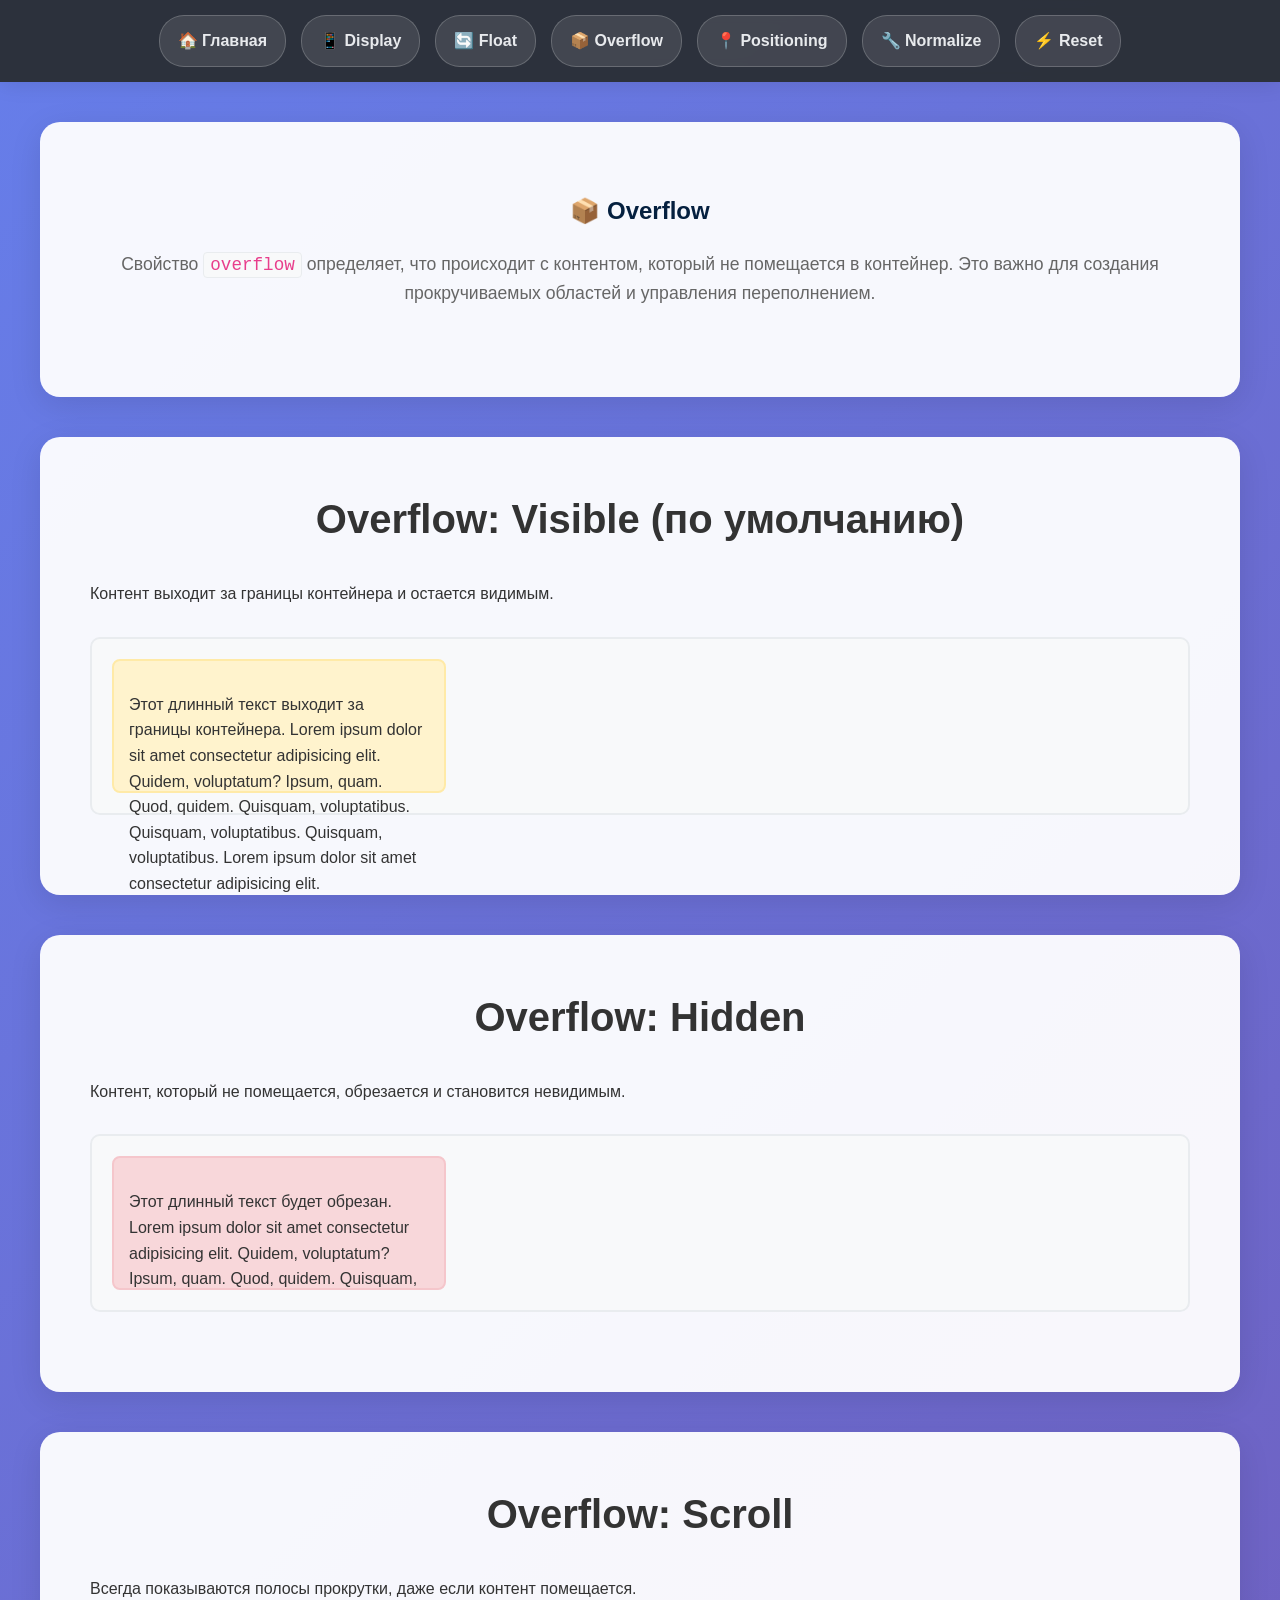
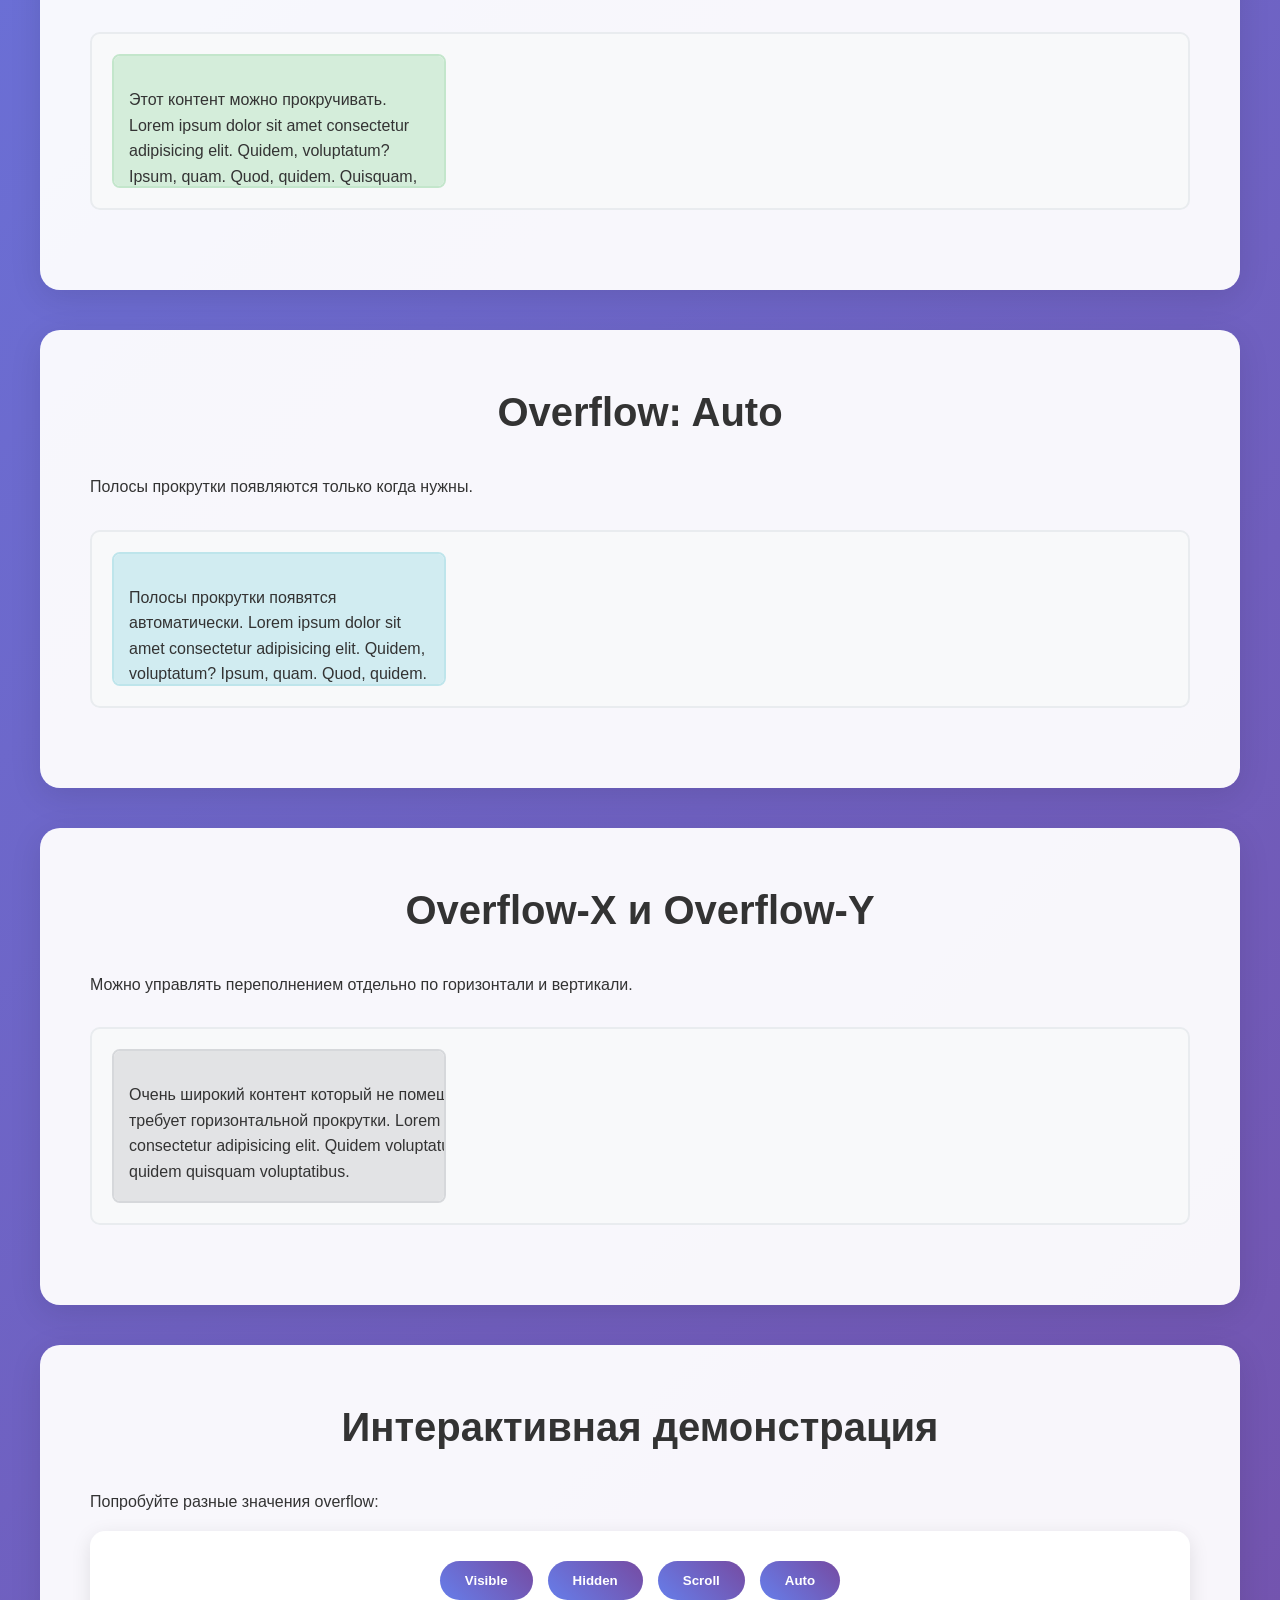
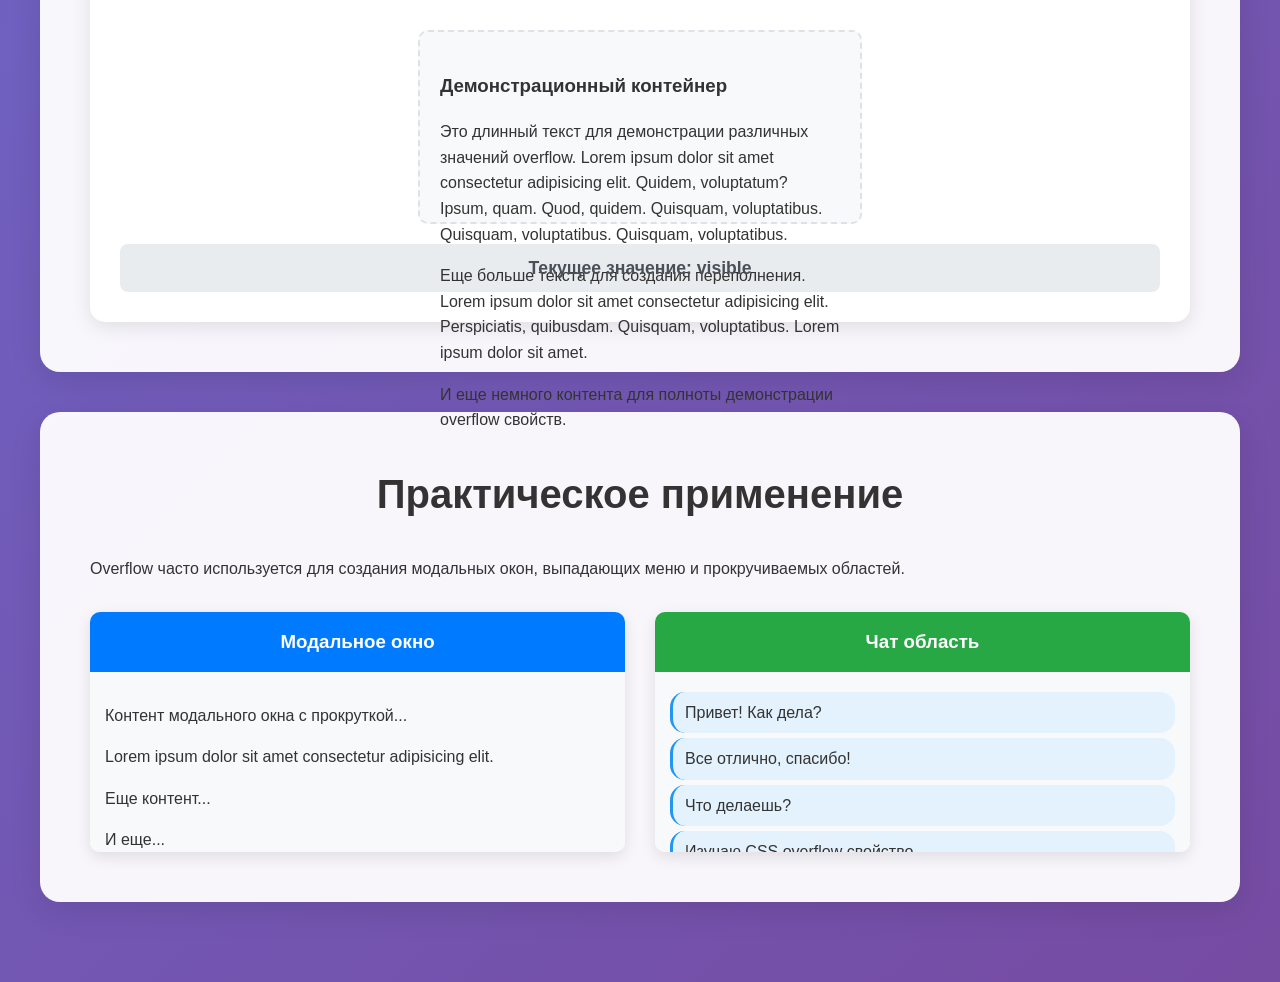
<file: overflow.html>
<!DOCTYPE html>
<html lang="zxx">

  <head>
    <meta charset="UTF-8">
    <meta name="viewport" content="width=device-width, initial-scale=1.0">
    <title>Overflow</title>
    <link rel="stylesheet" href="css/style.css">
  </head>

  <body>
    <nav>
      <a href="index.html">🏠 Главная</a>
      <a href="display.html">📱 Display</a>
      <a href="float-clear.html">🔄 Float</a>
      <a href="overflow.html">📦 Overflow</a>
      <a href="positioning.html">📍 Positioning</a>
      <a href="project/normalize.html">🔧 Normalize</a>
      <a href="project/reset.html">⚡ Reset</a>
    </nav>

    <main class="main-content">
      <section class="intro-section">
        <h1>📦 Overflow</h1>
        <p>Свойство <code>overflow</code> определяет, что происходит с контентом, который не помещается в контейнер. Это важно для создания прокручиваемых областей и управления переполнением.</p>
      </section>

      <section class="demo-section">
        <h2>Overflow: Visible (по умолчанию)</h2>
        <p>Контент выходит за границы контейнера и остается видимым.</p>
        <div class="overflow-demo">
          <div class="overflow-visible">
            <p>Этот длинный текст выходит за границы контейнера. Lorem ipsum dolor sit amet consectetur adipisicing elit. Quidem, voluptatum? Ipsum, quam. Quod, quidem. Quisquam, voluptatibus. Quisquam, voluptatibus. Quisquam, voluptatibus. Lorem ipsum dolor sit amet consectetur adipisicing elit.</p>
          </div>
        </div>
      </section>

      <section class="demo-section">
        <h2>Overflow: Hidden</h2>
        <p>Контент, который не помещается, обрезается и становится невидимым.</p>
        <div class="overflow-demo">
          <div class="overflow-hidden">
            <p>Этот длинный текст будет обрезан. Lorem ipsum dolor sit amet consectetur adipisicing elit. Quidem, voluptatum? Ipsum, quam. Quod, quidem. Quisquam, voluptatibus. Quisquam, voluptatibus. Quisquam, voluptatibus. Lorem ipsum dolor sit amet consectetur adipisicing elit.</p>
          </div>
        </div>
      </section>

      <section class="demo-section">
        <h2>Overflow: Scroll</h2>
        <p>Всегда показываются полосы прокрутки, даже если контент помещается.</p>
        <div class="overflow-demo">
          <div class="overflow-scroll">
            <p>Этот контент можно прокручивать. Lorem ipsum dolor sit amet consectetur adipisicing elit. Quidem, voluptatum? Ipsum, quam. Quod, quidem. Quisquam, voluptatibus. Quisquam, voluptatibus. Quisquam, voluptatibus. Lorem ipsum dolor sit amet consectetur adipisicing elit. Perspiciatis, quibusdam.</p>
          </div>
        </div>
      </section>

      <section class="demo-section">
        <h2>Overflow: Auto</h2>
        <p>Полосы прокрутки появляются только когда нужны.</p>
        <div class="overflow-demo">
          <div class="overflow-auto">
            <p>Полосы прокрутки появятся автоматически. Lorem ipsum dolor sit amet consectetur adipisicing elit. Quidem, voluptatum? Ipsum, quam. Quod, quidem. Quisquam, voluptatibus. Quisquam, voluptatibus. Quisquam, voluptatibus. Lorem ipsum dolor sit amet consectetur adipisicing elit. Perspiciatis, quibusdam. Quisquam, voluptatibus.</p>
          </div>
        </div>
      </section>

      <section class="demo-section">
        <h2>Overflow-X и Overflow-Y</h2>
        <p>Можно управлять переполнением отдельно по горизонтали и вертикали.</p>
        <div class="overflow-demo">
          <div class="overflow-separate">
            <div class="wide-content">
              <p>Очень широкий контент который не помещается по ширине и требует горизонтальной прокрутки. Lorem ipsum dolor sit amet consectetur adipisicing elit. Quidem voluptatum ipsum quam quod quidem quisquam voluptatibus.</p>
              <p>Еще одна строка текста.</p>
              <p>И еще одна для демонстрации вертикальной прокрутки.</p>
              <p>Последняя строка для полноты картины.</p>
            </div>
          </div>
        </div>
      </section>

      <section class="demo-section">
        <h2>Интерактивная демонстрация</h2>
        <p>Попробуйте разные значения overflow:</p>
        <div class="interactive-overflow">
          <div class="overflow-controls">
            <button onclick="changeOverflow('visible')" class="demo-btn">Visible</button>
            <button onclick="changeOverflow('hidden')" class="demo-btn">Hidden</button>
            <button onclick="changeOverflow('scroll')" class="demo-btn">Scroll</button>
            <button onclick="changeOverflow('auto')" class="demo-btn">Auto</button>
          </div>
          <div class="overflow-demo-container" id="overflowDemo">
            <h3>Демонстрационный контейнер</h3>
            <p>Это длинный текст для демонстрации различных значений overflow. Lorem ipsum dolor sit amet consectetur adipisicing elit. Quidem, voluptatum? Ipsum, quam. Quod, quidem. Quisquam, voluptatibus. Quisquam, voluptatibus. Quisquam, voluptatibus.</p>
            <p>Еще больше текста для создания переполнения. Lorem ipsum dolor sit amet consectetur adipisicing elit. Perspiciatis, quibusdam. Quisquam, voluptatibus. Lorem ipsum dolor sit amet.</p>
            <p>И еще немного контента для полноты демонстрации overflow свойств.</p>
          </div>
          <div class="current-overflow" id="currentOverflow">Текущее значение: visible</div>
        </div>
      </section>

      <section class="demo-section">
        <h2>Практическое применение</h2>
        <p>Overflow часто используется для создания модальных окон, выпадающих меню и прокручиваемых областей.</p>
        <div class="practical-examples">
          <div class="modal-example">
            <h3>Модальное окно</h3>
            <div class="modal-content">
              <p>Контент модального окна с прокруткой...</p>
              <p>Lorem ipsum dolor sit amet consectetur adipisicing elit.</p>
              <p>Еще контент...</p>
              <p>И еще...</p>
              <p>Последний абзац.</p>
            </div>
          </div>
          
          <div class="chat-example">
            <h3>Чат область</h3>
            <div class="chat-messages">
              <div class="message">Привет! Как дела?</div>
              <div class="message">Все отлично, спасибо!</div>
              <div class="message">Что делаешь?</div>
              <div class="message">Изучаю CSS overflow свойство</div>
              <div class="message">Круто! Удачи в обучении!</div>
            </div>
          </div>
        </div>
      </section>
    </main>

    <script>
      function changeOverflow(overflowValue) {
        const demo = document.getElementById('overflowDemo');
        const current = document.getElementById('currentOverflow');
        
        demo.style.overflow = overflowValue;
        current.textContent = `Текущее значение: ${overflowValue}`;
      }
    </script>
  </body>

</html>
</file>
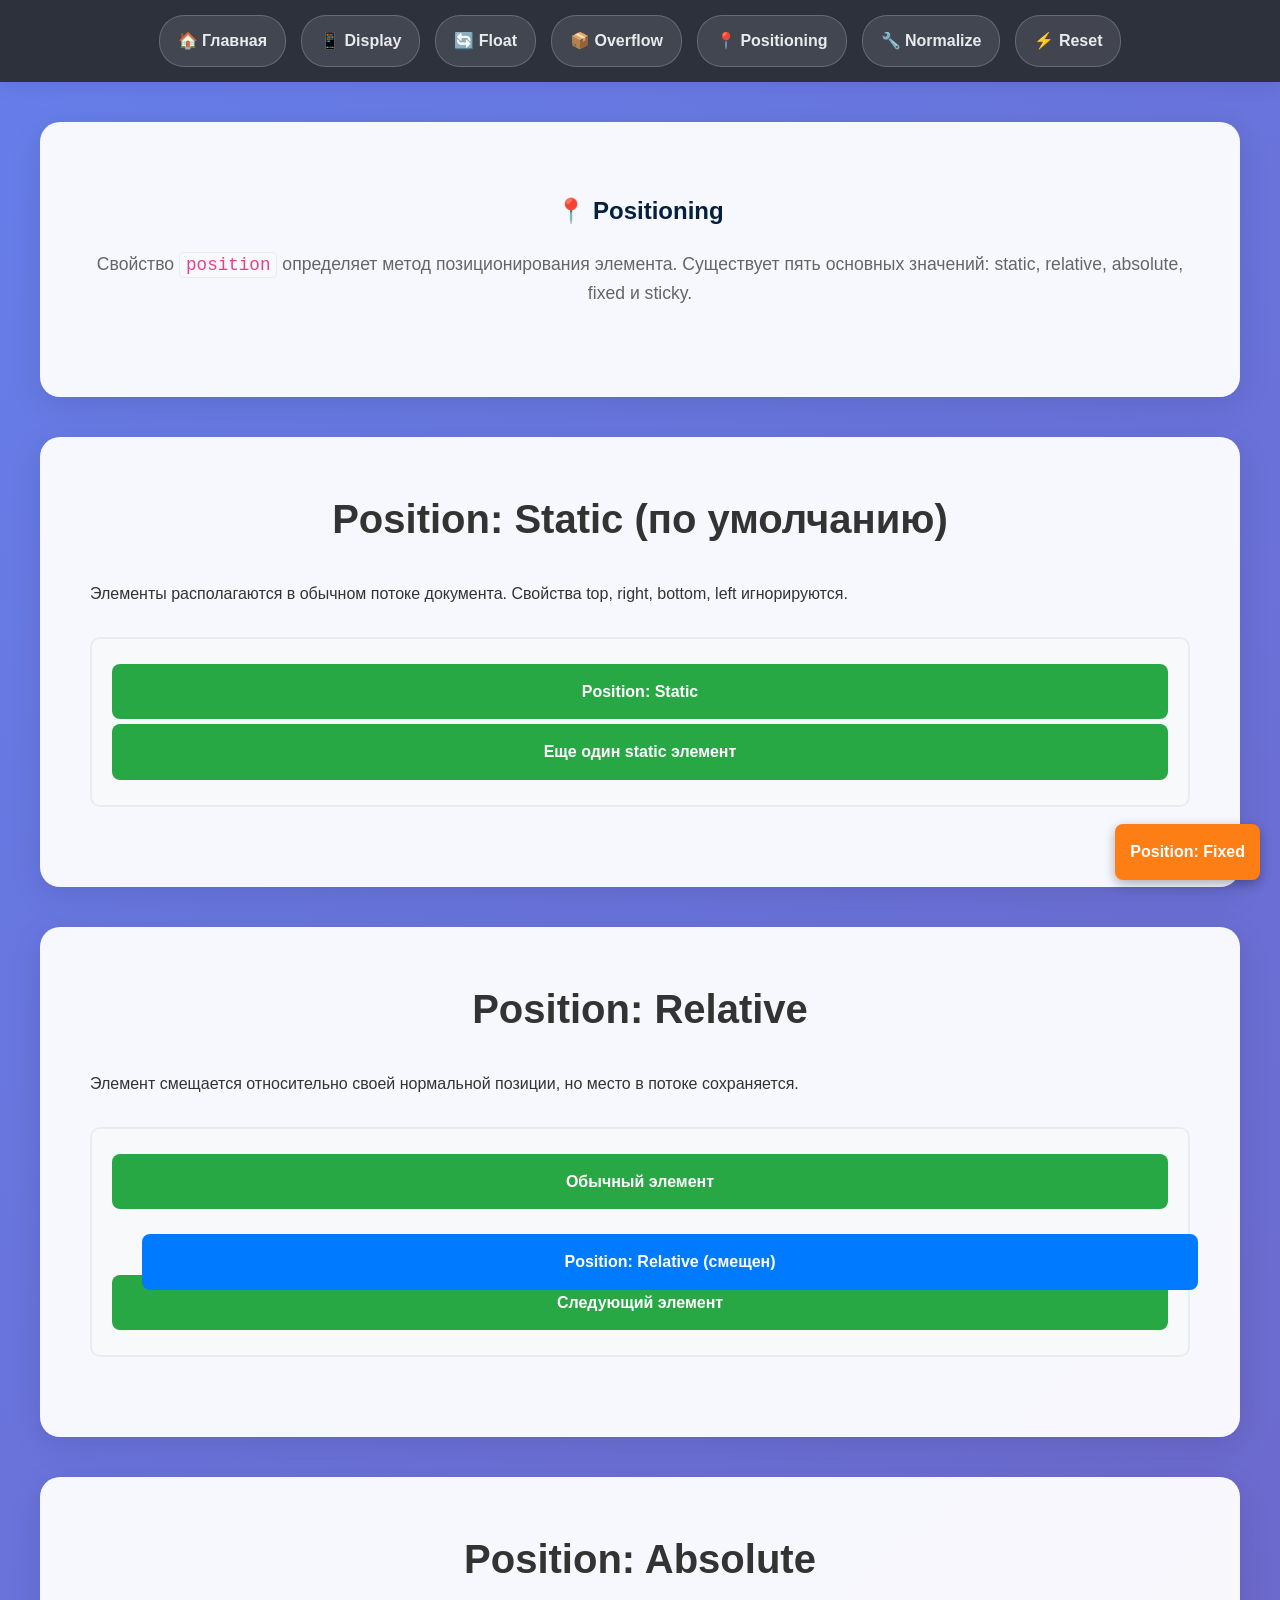
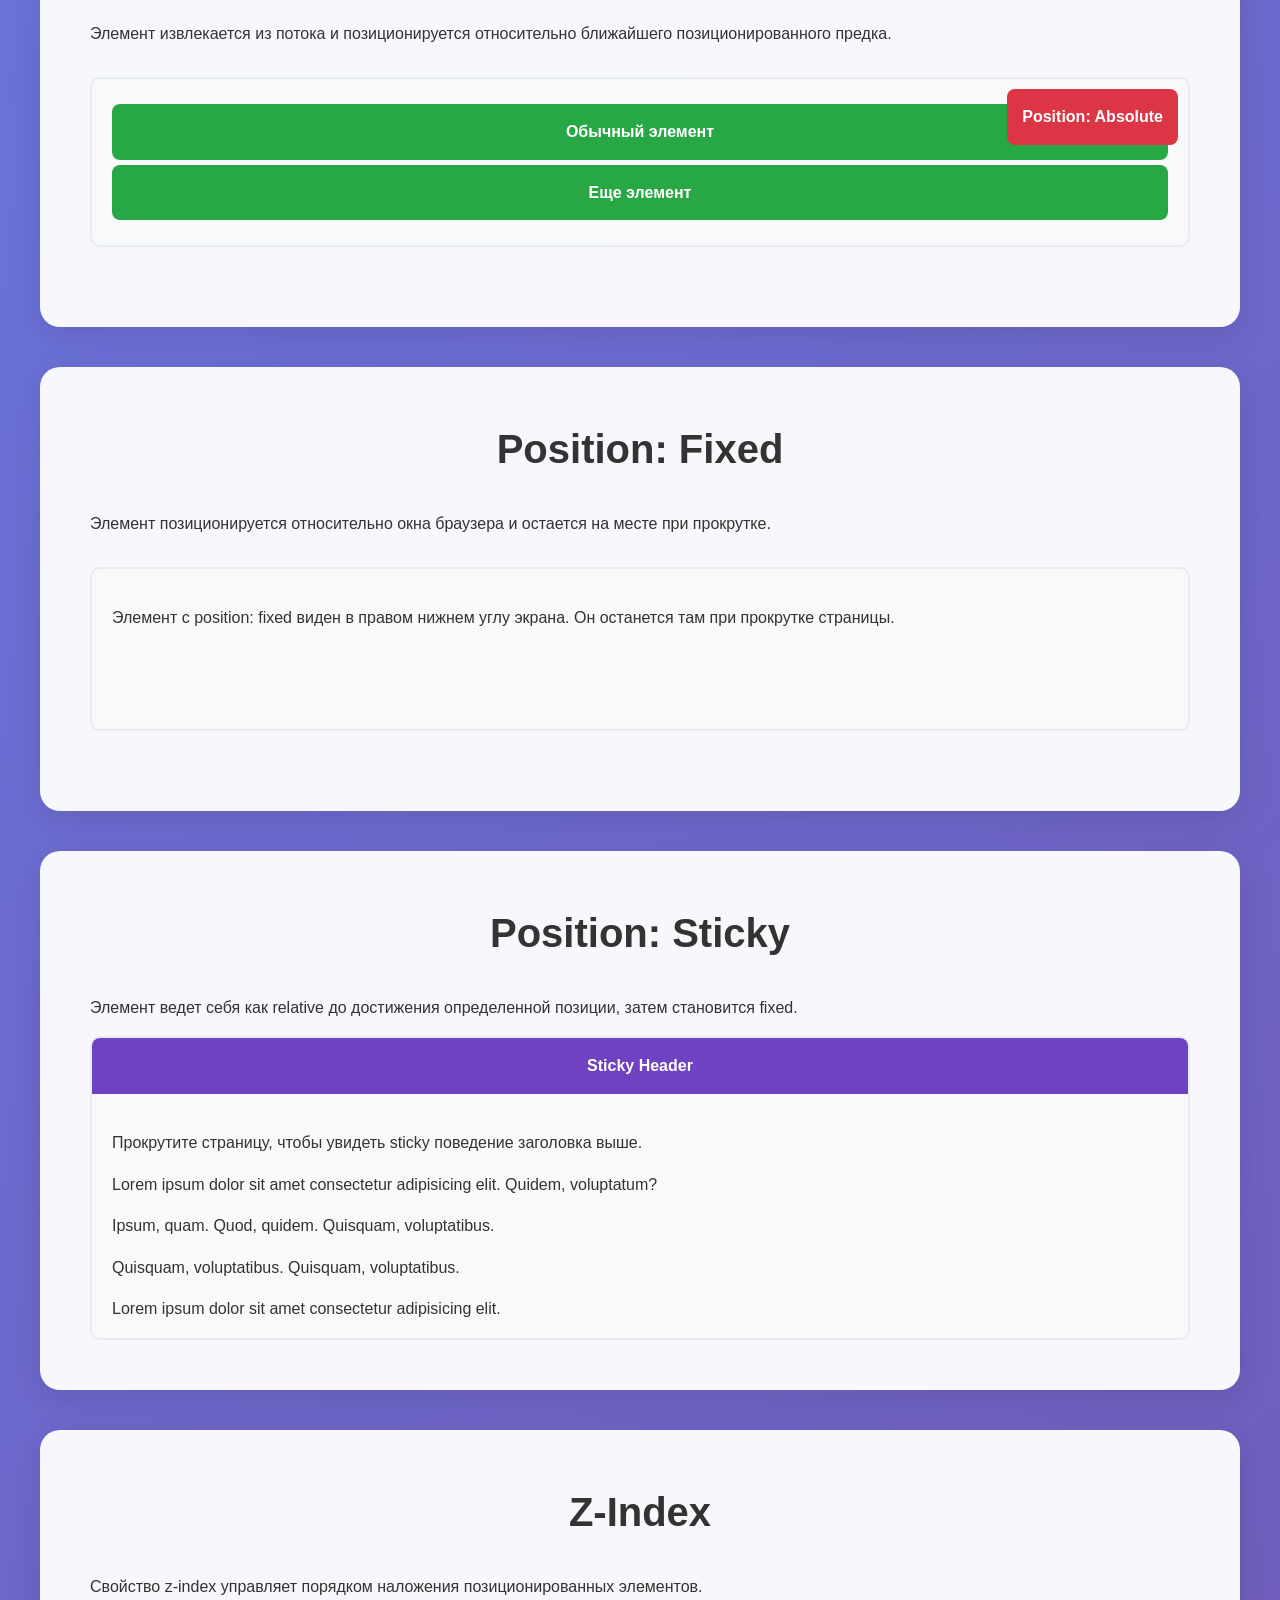
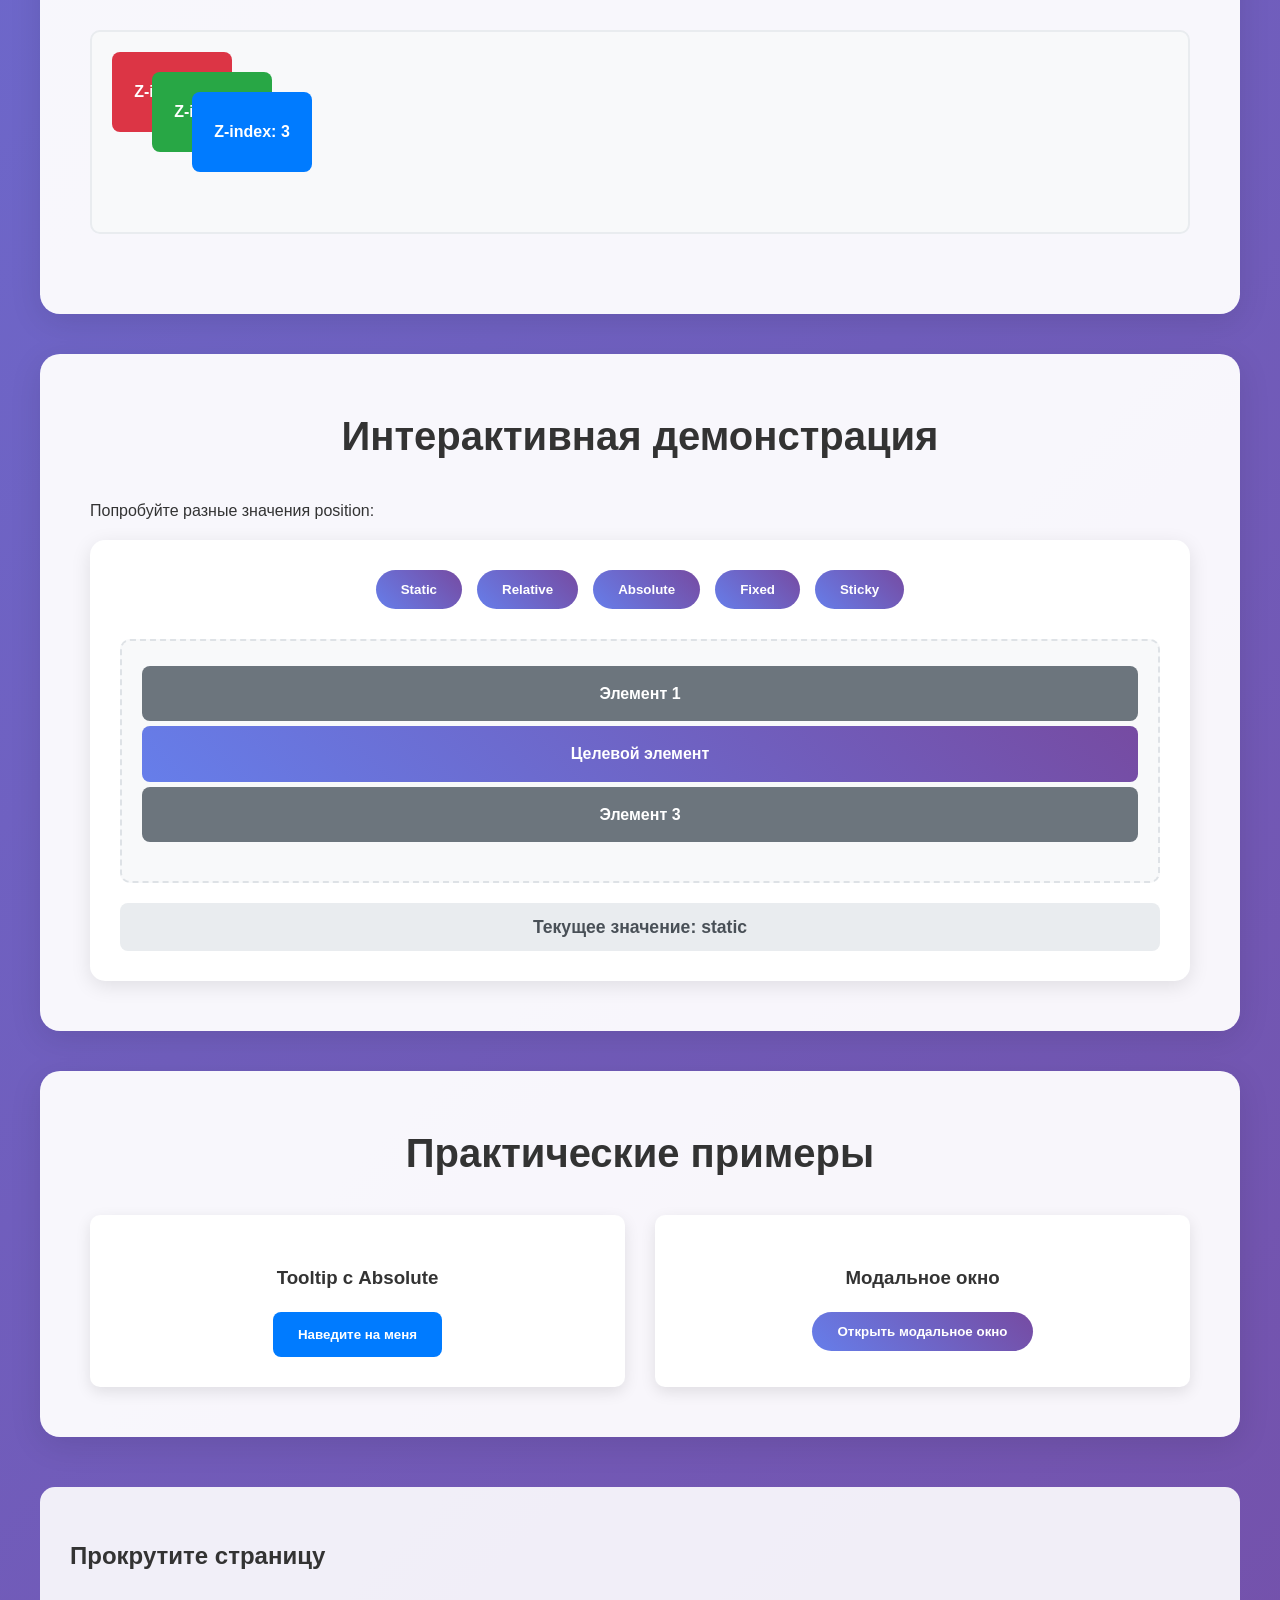
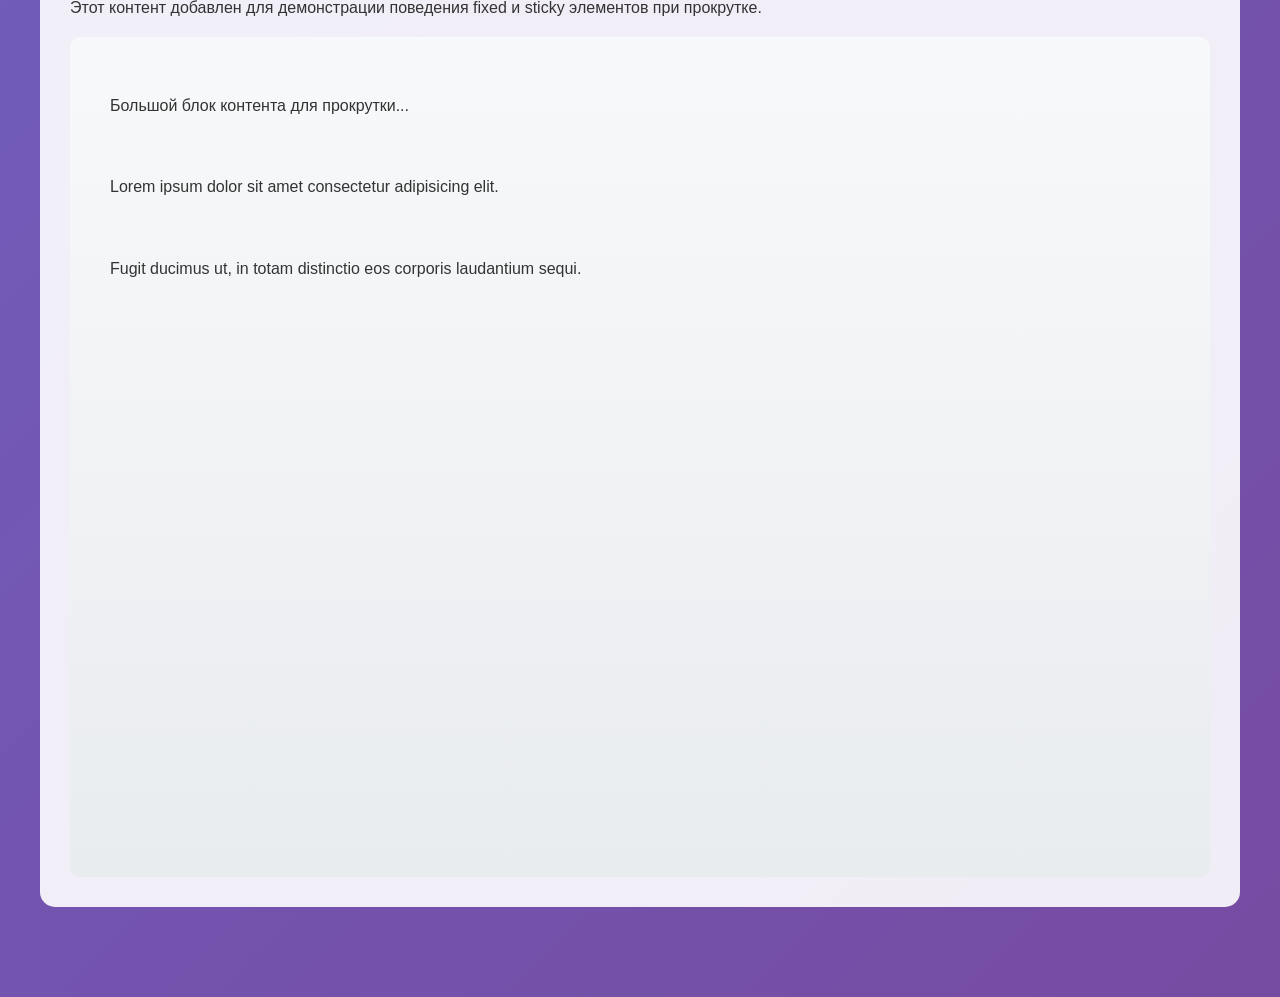
<file: positioning.html>
<!DOCTYPE html>
<html lang="zxx">

  <head>
    <meta charset="UTF-8">
    <meta name="viewport" content="width=device-width, initial-scale=1.0">
    <title>Positioning</title>
    <link rel="stylesheet" href="css/style.css">
  </head>

  <body>
    <nav>
      <a href="index.html">🏠 Главная</a>
      <a href="display.html">📱 Display</a>
      <a href="float-clear.html">🔄 Float</a>
      <a href="overflow.html">📦 Overflow</a>
      <a href="positioning.html">📍 Positioning</a>
      <a href="project/normalize.html">🔧 Normalize</a>
      <a href="project/reset.html">⚡ Reset</a>
    </nav>

    <main class="main-content">
      <section class="intro-section">
        <h1>📍 Positioning</h1>
        <p>Свойство <code>position</code> определяет метод позиционирования элемента. Существует пять основных значений: static, relative, absolute, fixed и sticky.</p>
      </section>

      <section class="demo-section">
        <h2>Position: Static (по умолчанию)</h2>
        <p>Элементы располагаются в обычном потоке документа. Свойства top, right, bottom, left игнорируются.</p>
        <div class="position-demo">
          <div class="pos-static-demo">Position: Static</div>
          <div class="pos-static-demo">Еще один static элемент</div>
        </div>
      </section>

      <section class="demo-section">
        <h2>Position: Relative</h2>
        <p>Элемент смещается относительно своей нормальной позиции, но место в потоке сохраняется.</p>
        <div class="position-demo">
          <div class="pos-static-demo">Обычный элемент</div>
          <div class="pos-relative-demo">Position: Relative (смещен)</div>
          <div class="pos-static-demo">Следующий элемент</div>
        </div>
      </section>

      <section class="demo-section">
        <h2>Position: Absolute</h2>
        <p>Элемент извлекается из потока и позиционируется относительно ближайшего позиционированного предка.</p>
        <div class="position-demo relative-container">
          <div class="pos-static-demo">Обычный элемент</div>
          <div class="pos-absolute-demo">Position: Absolute</div>
          <div class="pos-static-demo">Еще элемент</div>
        </div>
      </section>

      <section class="demo-section">
        <h2>Position: Fixed</h2>
        <p>Элемент позиционируется относительно окна браузера и остается на месте при прокрутке.</p>
        <div class="position-demo">
          <p>Элемент с position: fixed виден в правом нижнем углу экрана. Он останется там при прокрутке страницы.</p>
          <div class="pos-fixed-demo">Position: Fixed</div>
        </div>
      </section>

      <section class="demo-section">
        <h2>Position: Sticky</h2>
        <p>Элемент ведет себя как relative до достижения определенной позиции, затем становится fixed.</p>
        <div class="sticky-container">
          <div class="pos-sticky-demo">Sticky Header</div>
          <div class="sticky-content">
            <p>Прокрутите страницу, чтобы увидеть sticky поведение заголовка выше.</p>
            <p>Lorem ipsum dolor sit amet consectetur adipisicing elit. Quidem, voluptatum?</p>
            <p>Ipsum, quam. Quod, quidem. Quisquam, voluptatibus.</p>
            <p>Quisquam, voluptatibus. Quisquam, voluptatibus.</p>
            <p>Lorem ipsum dolor sit amet consectetur adipisicing elit.</p>
            <p>Perspiciatis, quibusdam. Quisquam, voluptatibus.</p>
            <p>Lorem ipsum dolor sit amet.</p>
          </div>
        </div>
      </section>

      <section class="demo-section">
        <h2>Z-Index</h2>
        <p>Свойство z-index управляет порядком наложения позиционированных элементов.</p>
        <div class="z-index-demo">
          <div class="z-box z-1">Z-index: 1</div>
          <div class="z-box z-3">Z-index: 3</div>
          <div class="z-box z-2">Z-index: 2</div>
        </div>
      </section>

      <section class="demo-section">
        <h2>Интерактивная демонстрация</h2>
        <p>Попробуйте разные значения position:</p>
        <div class="interactive-position">
          <div class="position-controls">
            <button onclick="changePosition('static')" class="demo-btn">Static</button>
            <button onclick="changePosition('relative')" class="demo-btn">Relative</button>
            <button onclick="changePosition('absolute')" class="demo-btn">Absolute</button>
            <button onclick="changePosition('fixed')" class="demo-btn">Fixed</button>
            <button onclick="changePosition('sticky')" class="demo-btn">Sticky</button>
          </div>
          <div class="position-demo-container">
            <div class="demo-element-pos">Элемент 1</div>
            <div class="demo-element-target" id="targetElement">Целевой элемент</div>
            <div class="demo-element-pos">Элемент 3</div>
          </div>
          <div class="current-position" id="currentPosition">Текущее значение: static</div>
        </div>
      </section>

      <section class="demo-section">
        <h2>Практические примеры</h2>
        <div class="practical-position">
          <div class="tooltip-example">
            <h3>Tooltip с Absolute</h3>
                          <button class="tooltip-trigger" onmouseover="showTooltip()" onmouseout="hideTooltip()">
                Наведите на меня
              </button>
              <div class="tooltip-content" id="tooltip">Это tooltip с position: absolute</div>
          </div>
          
          <div class="modal-backdrop-example">
            <h3>Модальное окно</h3>
            <button onclick="showModal()" class="demo-btn">Открыть модальное окно</button>
          </div>
        </div>
      </section>

      <!-- Длинный контент для демонстрации прокрутки -->
      <div class="scroll-content">
        <h2>Прокрутите страницу</h2>
        <p>Этот контент добавлен для демонстрации поведения fixed и sticky элементов при прокрутке.</p>
        <div style="height: 800px; background: linear-gradient(180deg, #f8f9fa 0%, #e9ecef 100%); padding: 20px; border-radius: 10px;">
          <p style="padding: 20px;">Большой блок контента для прокрутки...</p>
          <p style="padding: 20px;">Lorem ipsum dolor sit amet consectetur adipisicing elit.</p>
          <p style="padding: 20px;">Fugit ducimus ut, in totam distinctio eos corporis laudantium sequi.</p>
        </div>
      </div>
    </main>

    <!-- Модальное окно -->
    <div class="modal-overlay" id="modalOverlay" onclick="hideModal()">
      <div class="modal-window" onclick="event.stopPropagation()">
        <h3>Модальное окно</h3>
        <p>Это модальное окно использует position: fixed для центрирования.</p>
        <button onclick="hideModal()" class="demo-btn reset">Закрыть</button>
      </div>
    </div>

    <script>
      function changePosition(positionValue) {
        const element = document.getElementById('targetElement');
        const current = document.getElementById('currentPosition');
        
        element.style.position = positionValue;
        
        // Сброс всех позиций
        element.style.top = '';
        element.style.left = '';
        element.style.right = '';
        element.style.bottom = '';
        
        // Установка позиций в зависимости от типа
        if (positionValue === 'relative') {
          element.style.top = '20px';
          element.style.left = '20px';
        } else if (positionValue === 'absolute') {
          element.style.top = '10px';
          element.style.right = '10px';
        } else if (positionValue === 'fixed') {
          element.style.top = '50%';
          element.style.left = '50%';
          element.style.transform = 'translate(-50%, -50%)';
        } else if (positionValue === 'sticky') {
          element.style.top = '0';
        }
        
        current.textContent = `Текущее значение: ${positionValue}`;
      }
      
      function showTooltip() {
        document.getElementById('tooltip').style.display = 'block';
      }
      
      function hideTooltip() {
        document.getElementById('tooltip').style.display = 'none';
      }
      
      function showModal() {
        document.getElementById('modalOverlay').style.display = 'flex';
      }
      
      function hideModal() {
        document.getElementById('modalOverlay').style.display = 'none';
      }
    </script>
  </body>

</html>
</file>
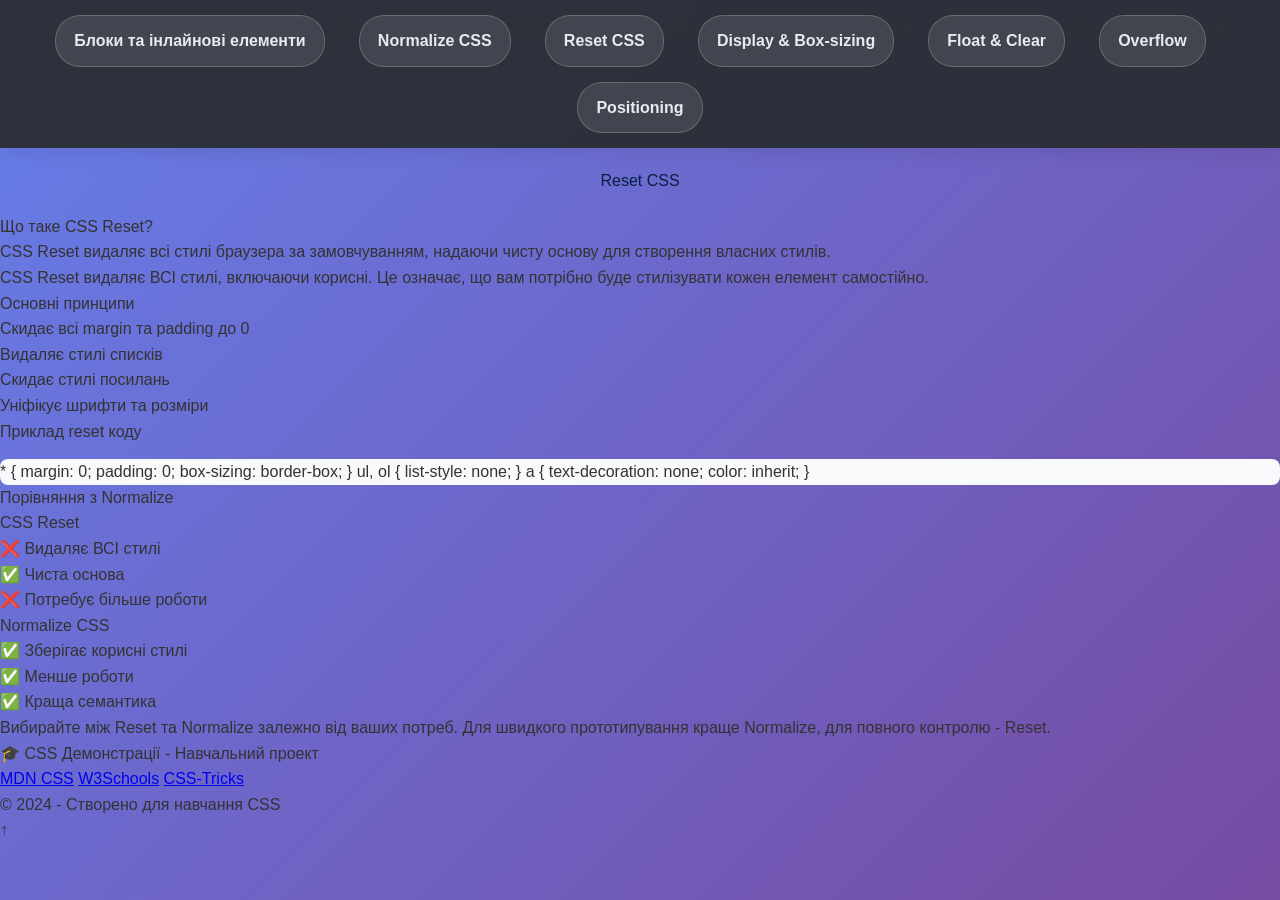
<file: reset.html>
<!DOCTYPE html>
<html lang="uk">

  <head>
    <meta charset="UTF-8">
    <meta name="viewport" content="width=device-width, initial-scale=1.0">
    <title>Reset CSS - CSS Демонстрації</title>
    <link rel="stylesheet" href="css/reset.css">
    <link rel="stylesheet" href="css/style.css">
  </head>

  <body>
    <nav>
      <a href="index.html">Блоки та інлайнові елементи</a> |
      <a href="normalize.html">Normalize CSS</a> |
      <a href="reset.html">Reset CSS</a> |
      <a href="display.html">Display & Box-sizing</a> |
      <a href="float-clear.html">Float & Clear</a> |
      <a href="overflow.html">Overflow</a> |
      <a href="positioning.html">Positioning</a>
    </nav>
    
    <main>
      <h1>Reset CSS</h1>
      
      <section class="content-section">
        <h2>Що таке CSS Reset?</h2>
        <p><strong>CSS Reset</strong> видаляє всі стилі браузера за замовчуванням, надаючи чисту основу для створення власних стилів.</p>
        
        <div class="warning">
          CSS Reset видаляє ВСІ стилі, включаючи корисні. Це означає, що вам потрібно буде стилізувати кожен елемент самостійно.
        </div>
        
        <h2>Основні принципи</h2>
        <ul>
          <li>Скидає всі margin та padding до 0</li>
          <li>Видаляє стилі списків</li>
          <li>Скидає стилі посилань</li>
          <li>Уніфікує шрифти та розміри</li>
        </ul>
        
        <h2>Приклад reset коду</h2>
        <div class="code-example">
* {
  margin: 0;
  padding: 0;
  box-sizing: border-box;
}

ul, ol {
  list-style: none;
}

a {
  text-decoration: none;
  color: inherit;
}
        </div>
        
        <h2>Порівняння з Normalize</h2>
        <div class="comparison">
          <div class="compare-item">
            <h3>CSS Reset</h3>
            <ul>
              <li>❌ Видаляє ВСІ стилі</li>
              <li>✅ Чиста основа</li>
              <li>❌ Потребує більше роботи</li>
            </ul>
          </div>
          <div class="compare-item">
            <h3>Normalize CSS</h3>
            <ul>
              <li>✅ Зберігає корисні стилі</li>
              <li>✅ Менше роботи</li>
              <li>✅ Краща семантика</li>
            </ul>
          </div>
        </div>
        
        <div class="tip">
          Вибирайте між Reset та Normalize залежно від ваших потреб. Для швидкого прототипування краще Normalize, для повного контролю - Reset.
        </div>
      </section>
    </main>

    <footer>
      <p>🎓 CSS Демонстрації - Навчальний проект</p>
      <div class="footer-links">
        <a href="https://developer.mozilla.org/uk/docs/Web/CSS" target="_blank">MDN CSS</a>
        <a href="https://www.w3schools.com/css/" target="_blank">W3Schools</a>
        <a href="https://css-tricks.com/" target="_blank">CSS-Tricks</a>
      </div>
      <p>© 2024 - Створено для навчання CSS</p>
    </footer>

    <div class="progress-bar" id="progressBar"></div>
    <div class="back-to-top" id="backToTop" onclick="scrollToTop()">↑</div>

    <script>
      window.addEventListener('scroll', function() {
        const winScroll = document.body.scrollTop || document.documentElement.scrollTop;
        const height = document.documentElement.scrollHeight - document.documentElement.clientHeight;
        const scrolled = (winScroll / height) * 100;
        document.getElementById('progressBar').style.width = scrolled + '%';
        
        const backToTop = document.getElementById('backToTop');
        if (winScroll > 300) {
          backToTop.classList.add('show');
        } else {
          backToTop.classList.remove('show');
        }
      });

      function scrollToTop() {
        window.scrollTo({ top: 0, behavior: 'smooth' });
      }
    </script>
  </body>

</html>
</file>
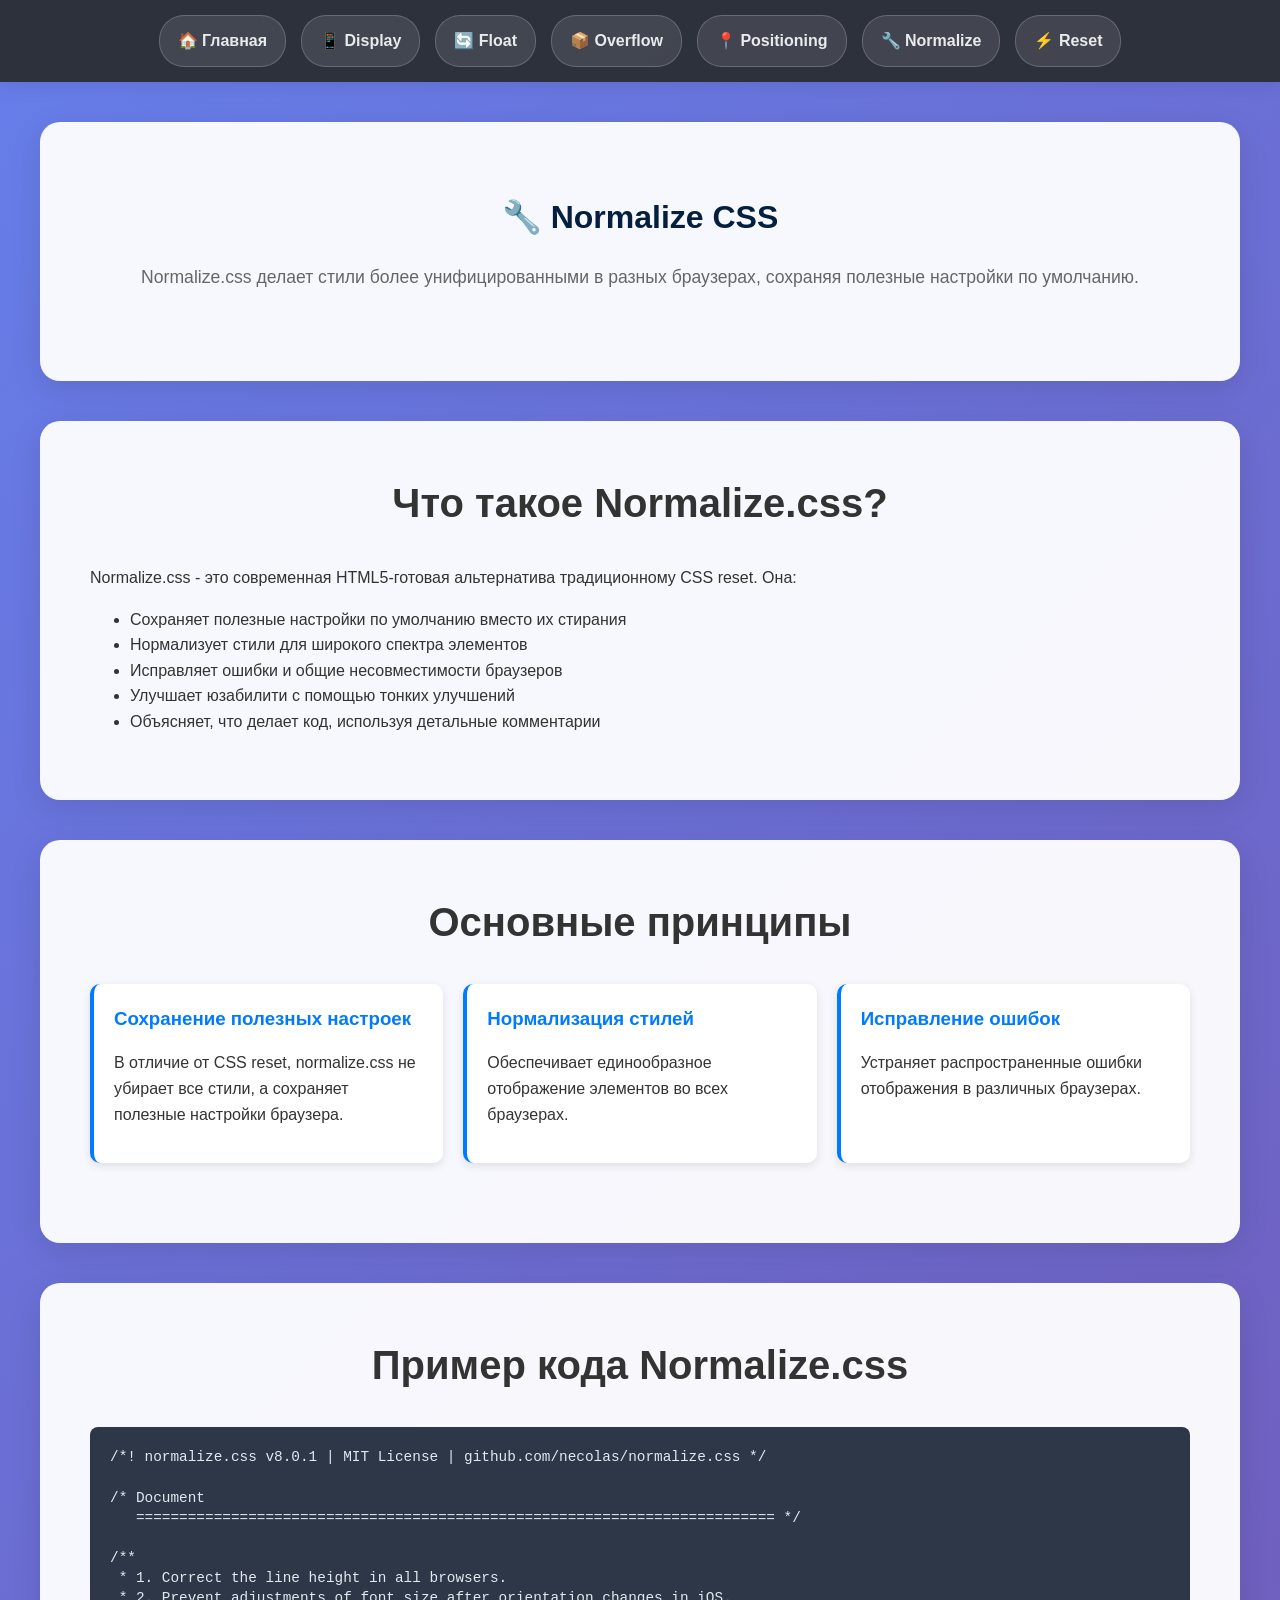
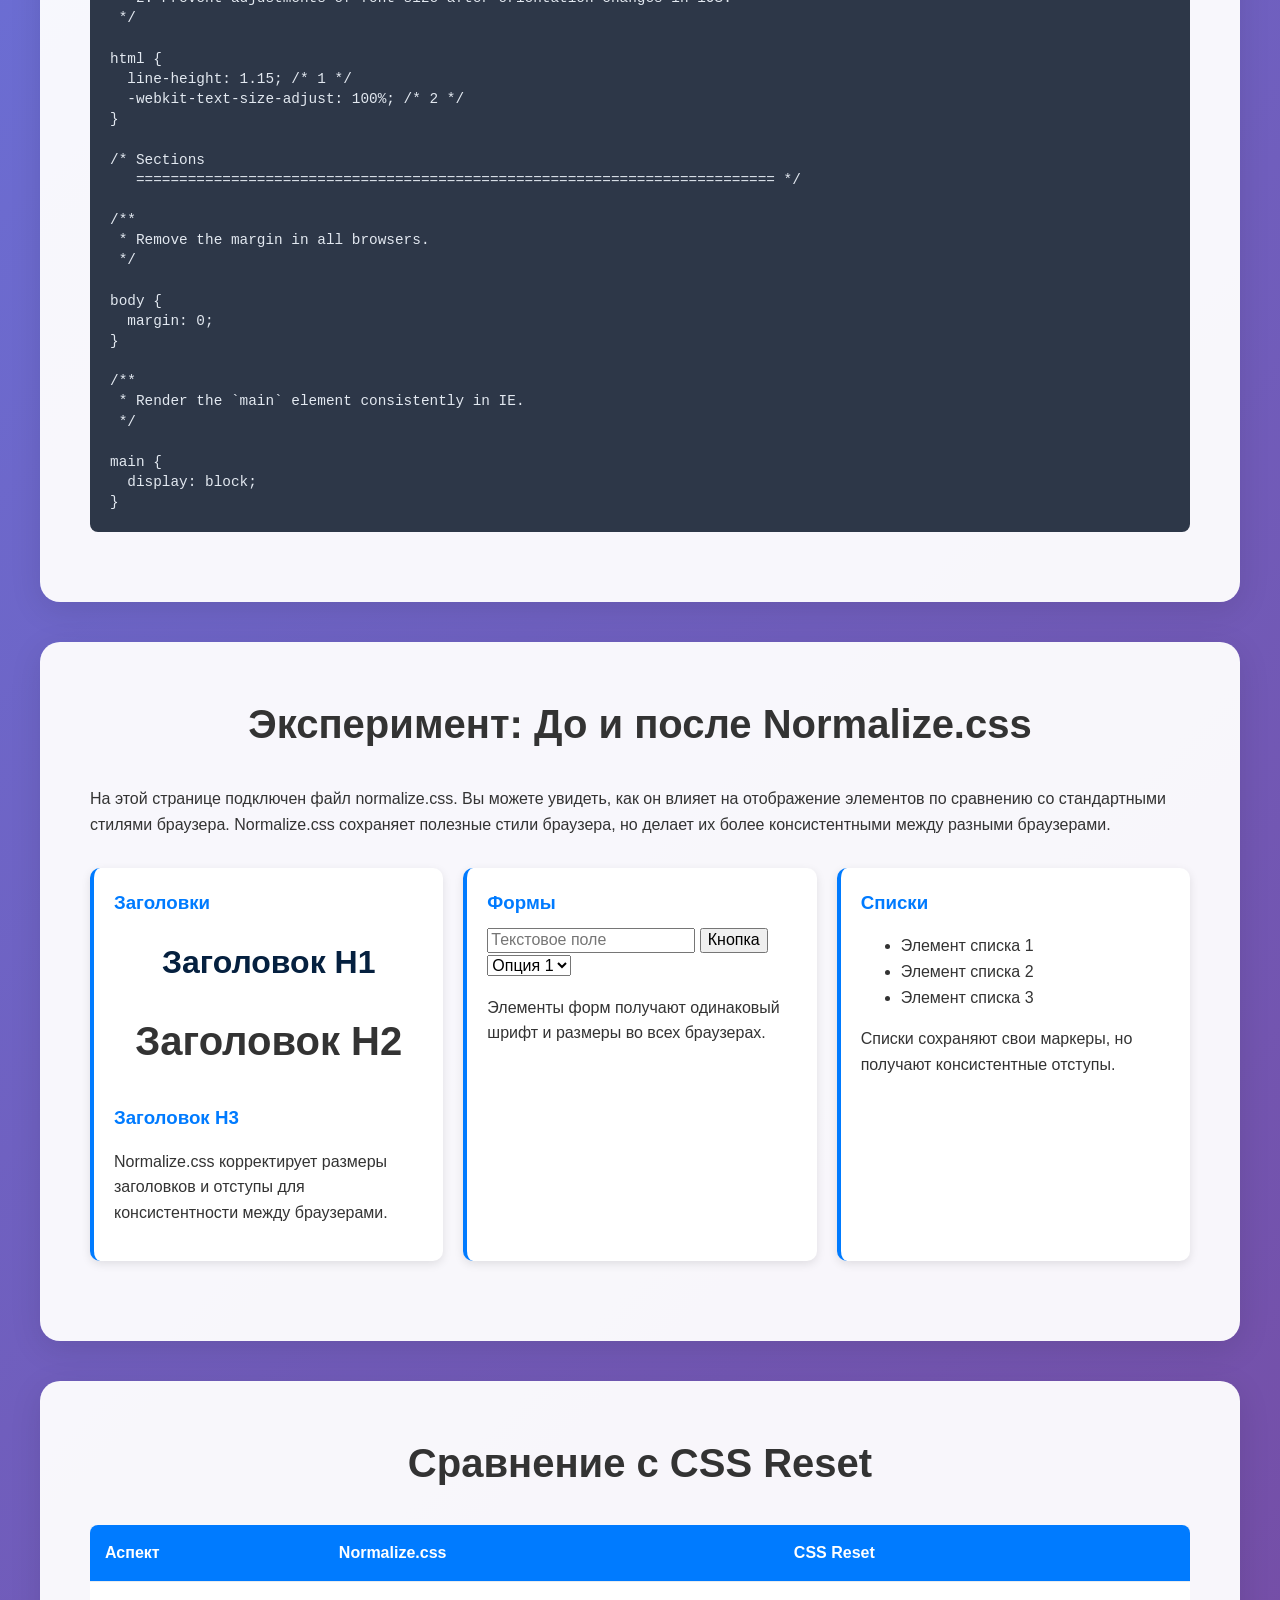
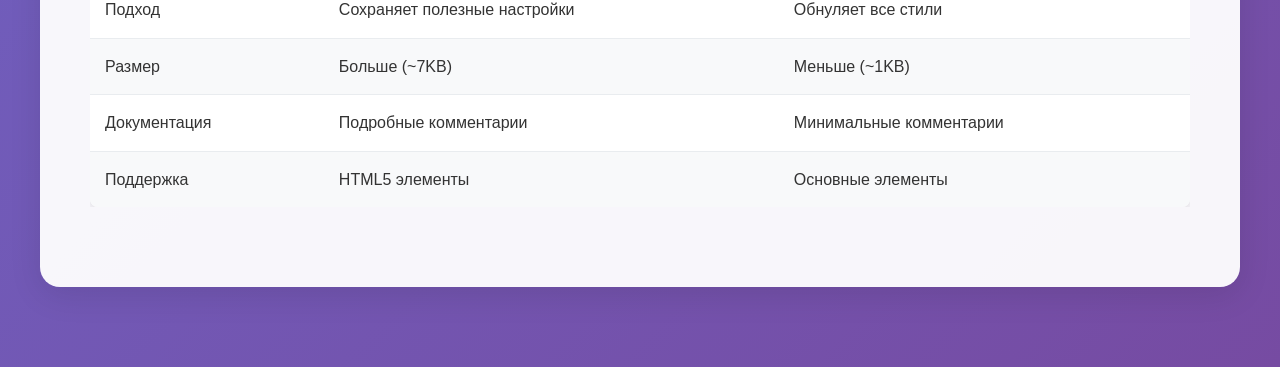
<file: project/normalize.html>
<!DOCTYPE html>
<html lang="zxx">

  <head>
    <meta charset="UTF-8">
    <meta name="viewport" content="width=device-width, initial-scale=1.0">
    <title>Normalize</title>
    <link rel="stylesheet" href="css/normalize.css">
    <link rel="stylesheet" href="../css/style.css">
  </head>

  <body>
    <nav>
      <a href="../index.html">🏠 Главная</a>
      <a href="../display.html">📱 Display</a>
      <a href="../float-clear.html">🔄 Float</a>
      <a href="../overflow.html">📦 Overflow</a>
      <a href="../positioning.html">📍 Positioning</a>
      <a href="normalize.html">🔧 Normalize</a>
      <a href="reset.html">⚡ Reset</a>
    </nav>

    <main class="main-content">
      <section class="intro-section">
        <h1>🔧 Normalize CSS</h1>
        <p>Normalize.css делает стили более унифицированными в разных браузерах, сохраняя полезные настройки по умолчанию.</p>
      </section>

      <section class="demo-section">
        <h2>Что такое Normalize.css?</h2>
        <p>Normalize.css - это современная HTML5-готовая альтернатива традиционному CSS reset. Она:</p>
        <ul>
          <li>Сохраняет полезные настройки по умолчанию вместо их стирания</li>
          <li>Нормализует стили для широкого спектра элементов</li>
          <li>Исправляет ошибки и общие несовместимости браузеров</li>
          <li>Улучшает юзабилити с помощью тонких улучшений</li>
          <li>Объясняет, что делает код, используя детальные комментарии</li>
        </ul>
      </section>

      <section class="demo-section">
        <h2>Основные принципы</h2>
        <div class="normalize-examples">
          <div class="example-block">
            <h3>Сохранение полезных настроек</h3>
            <p>В отличие от CSS reset, normalize.css не убирает все стили, а сохраняет полезные настройки браузера.</p>
          </div>
          
          <div class="example-block">
            <h3>Нормализация стилей</h3>
            <p>Обеспечивает единообразное отображение элементов во всех браузерах.</p>
          </div>
          
          <div class="example-block">
            <h3>Исправление ошибок</h3>
            <p>Устраняет распространенные ошибки отображения в различных браузерах.</p>
          </div>
        </div>
      </section>

      <section class="demo-section">
        <h2>Пример кода Normalize.css</h2>
        <pre><code>/*! normalize.css v8.0.1 | MIT License | github.com/necolas/normalize.css */

/* Document
   ========================================================================== */

/**
 * 1. Correct the line height in all browsers.
 * 2. Prevent adjustments of font size after orientation changes in iOS.
 */

html {
  line-height: 1.15; /* 1 */
  -webkit-text-size-adjust: 100%; /* 2 */
}

/* Sections
   ========================================================================== */

/**
 * Remove the margin in all browsers.
 */

body {
  margin: 0;
}

/**
 * Render the `main` element consistently in IE.
 */

main {
  display: block;
}</code></pre>
      </section>

      <section class="demo-section">
        <h2>Эксперимент: До и после Normalize.css</h2>
        <p>На этой странице подключен файл normalize.css. Вы можете увидеть, как он влияет на отображение элементов по сравнению со стандартными стилями браузера. Normalize.css сохраняет полезные стили браузера, но делает их более консистентными между разными браузерами.</p>
        
        <div class="normalize-examples">
          <div class="example-block">
            <h3>Заголовки</h3>
            <h1>Заголовок H1</h1>
            <h2>Заголовок H2</h2>
            <h3>Заголовок H3</h3>
            <p>Normalize.css корректирует размеры заголовков и отступы для консистентности между браузерами.</p>
          </div>
          
          <div class="example-block">
            <h3>Формы</h3>
            <input type="text" placeholder="Текстовое поле">
            <button type="button">Кнопка</button>
            <select>
              <option>Опция 1</option>
              <option>Опция 2</option>
            </select>
            <p>Элементы форм получают одинаковый шрифт и размеры во всех браузерах.</p>
          </div>
          
          <div class="example-block">
            <h3>Списки</h3>
            <ul>
              <li>Элемент списка 1</li>
              <li>Элемент списка 2</li>
              <li>Элемент списка 3</li>
            </ul>
            <p>Списки сохраняют свои маркеры, но получают консистентные отступы.</p>
          </div>
        </div>
      </section>

      <section class="demo-section">
        <h2>Сравнение с CSS Reset</h2>
        <div class="comparison-table">
          <table>
            <thead>
              <tr>
                <th>Аспект</th>
                <th>Normalize.css</th>
                <th>CSS Reset</th>
              </tr>
            </thead>
            <tbody>
              <tr>
                <td>Подход</td>
                <td>Сохраняет полезные настройки</td>
                <td>Обнуляет все стили</td>
              </tr>
              <tr>
                <td>Размер</td>
                <td>Больше (~7KB)</td>
                <td>Меньше (~1KB)</td>
              </tr>
              <tr>
                <td>Документация</td>
                <td>Подробные комментарии</td>
                <td>Минимальные комментарии</td>
              </tr>
              <tr>
                <td>Поддержка</td>
                <td>HTML5 элементы</td>
                <td>Основные элементы</td>
              </tr>
            </tbody>
          </table>
        </div>
      </section>
    </main>
  </body>

</html>
</file>
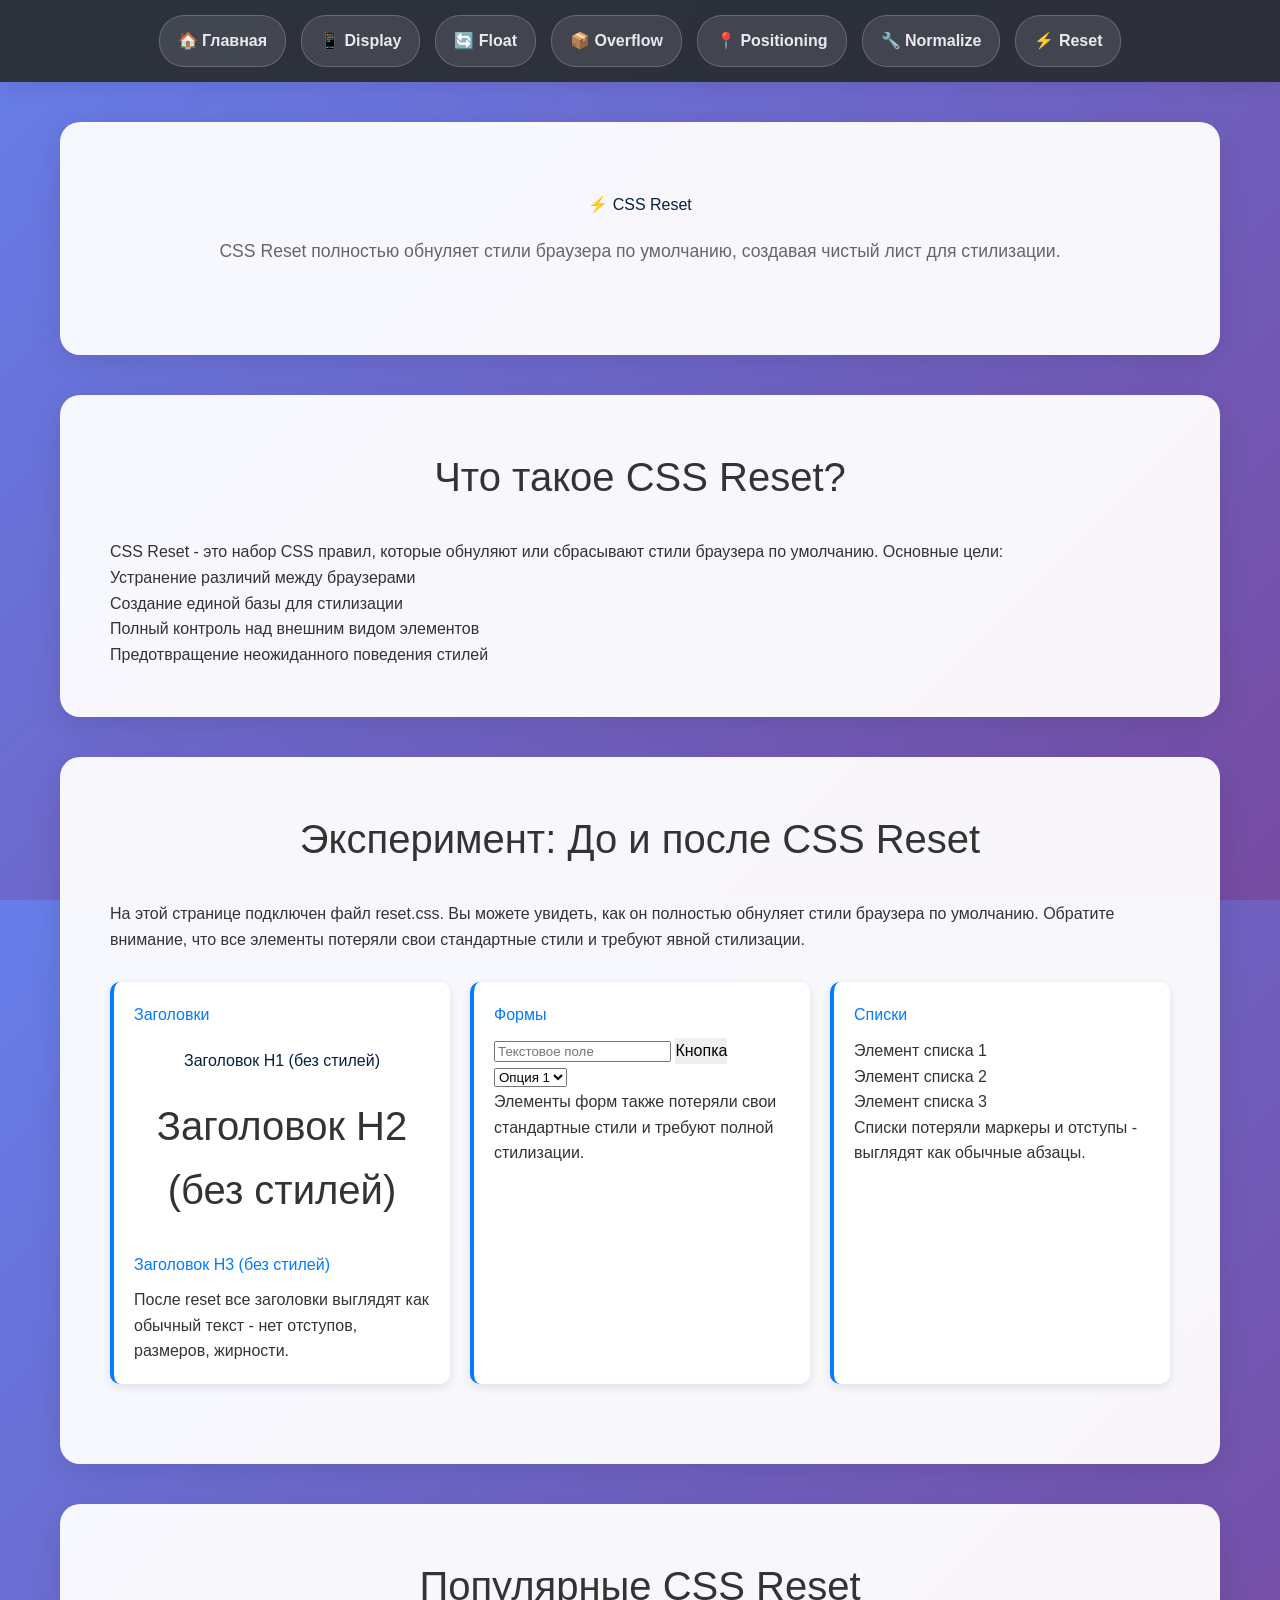
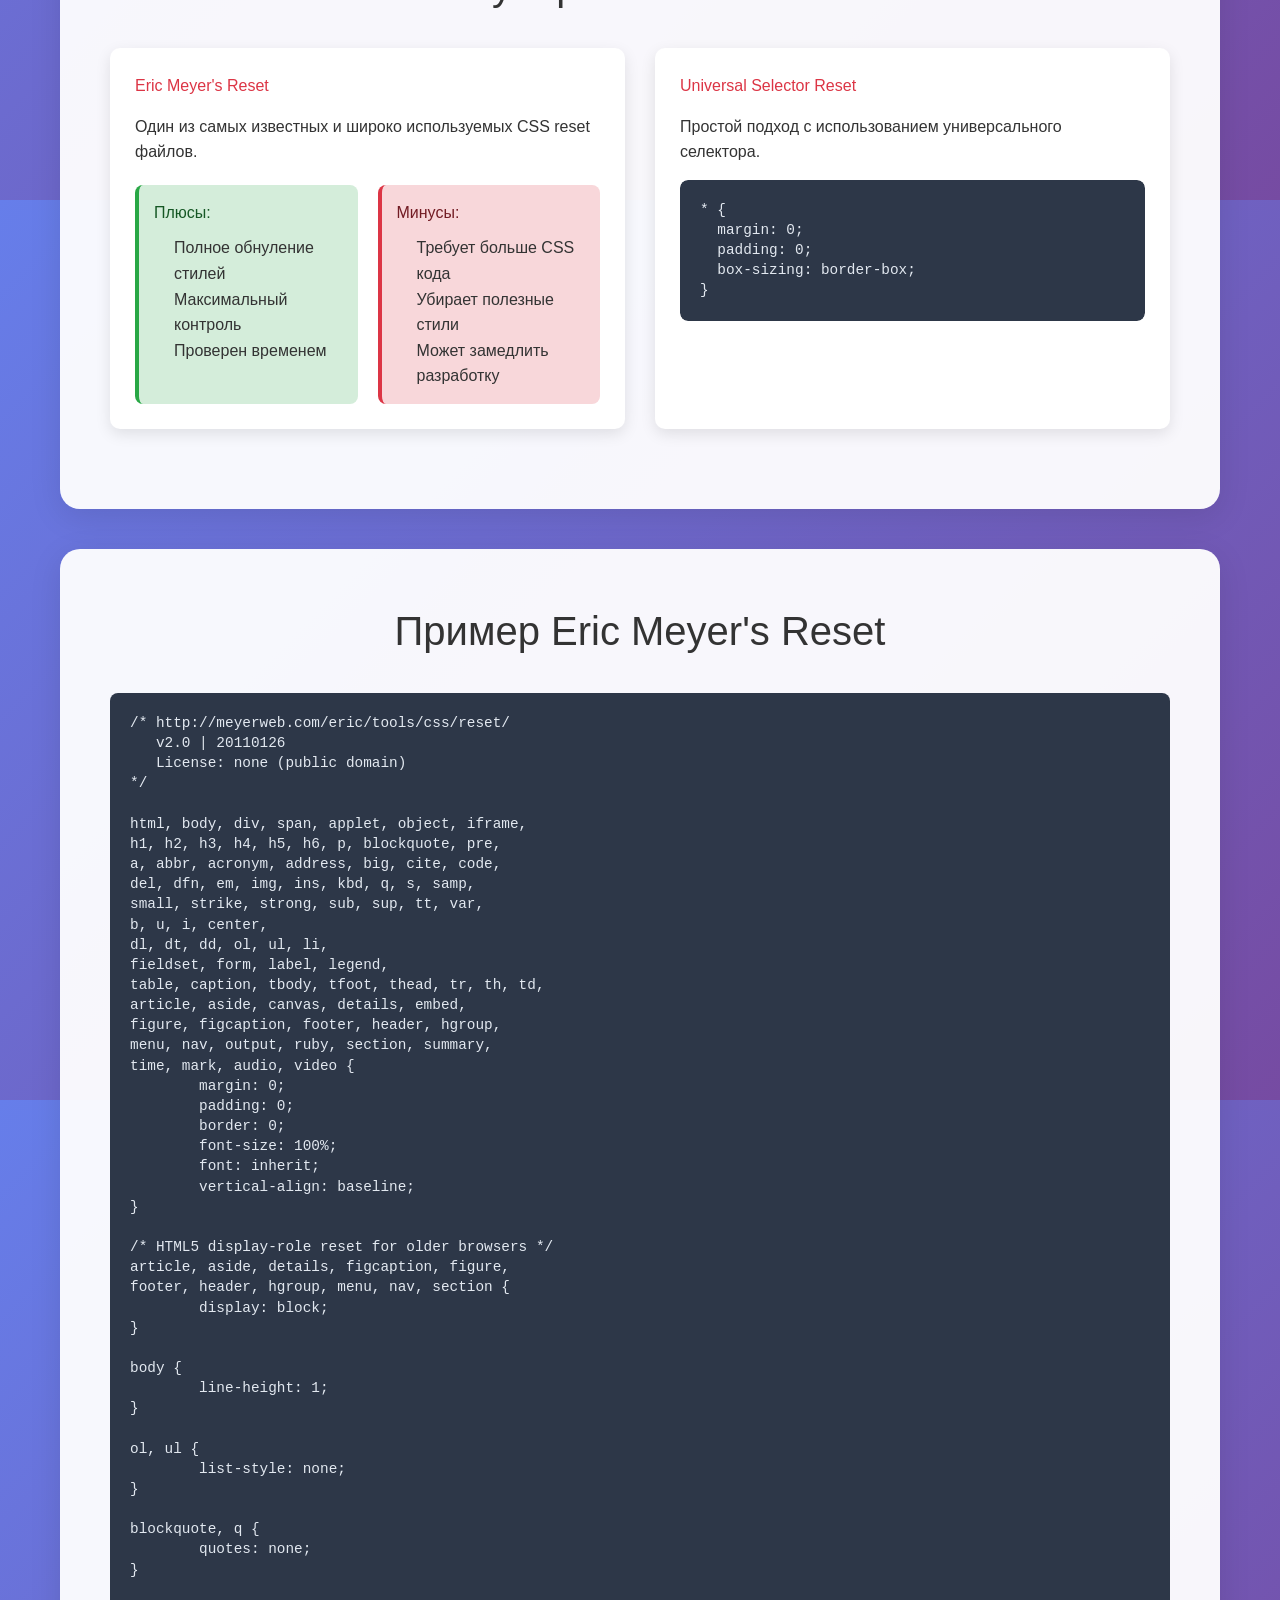
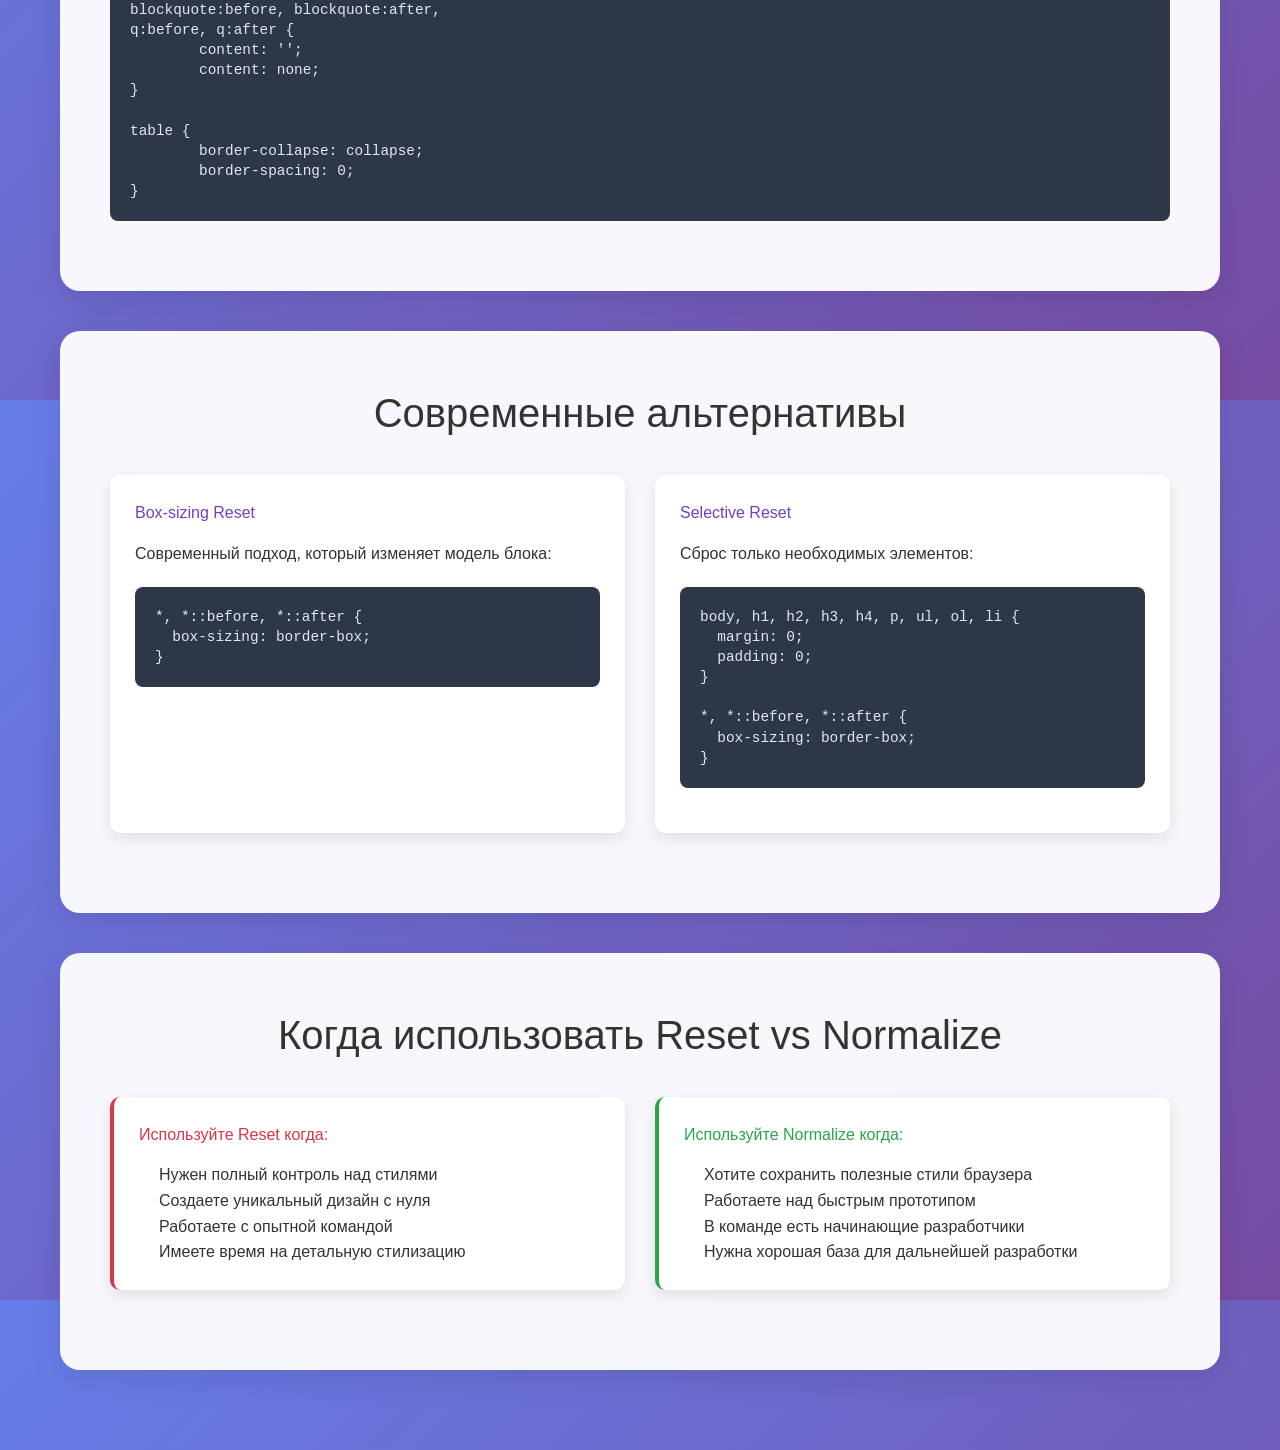
<file: project/reset.html>
<!DOCTYPE html>
<html lang="zxx">

  <head>
    <meta charset="UTF-8">
    <meta name="viewport" content="width=device-width, initial-scale=1.0">
    <title>Reset</title>
    <link rel="stylesheet" href="css/reset.css">
    <link rel="stylesheet" href="../css/style.css">
  </head>

  <body>
    <nav>
      <a href="../index.html">🏠 Главная</a>
      <a href="../display.html">📱 Display</a>
      <a href="../float-clear.html">🔄 Float</a>
      <a href="../overflow.html">📦 Overflow</a>
      <a href="../positioning.html">📍 Positioning</a>
      <a href="normalize.html">🔧 Normalize</a>
      <a href="reset.html">⚡ Reset</a>
    </nav>

    <main class="main-content">
      <section class="intro-section">
        <h1>⚡ CSS Reset</h1>
        <p>CSS Reset полностью обнуляет стили браузера по умолчанию, создавая чистый лист для стилизации.</p>
      </section>

      <section class="demo-section">
        <h2>Что такое CSS Reset?</h2>
        <p>CSS Reset - это набор CSS правил, которые обнуляют или сбрасывают стили браузера по умолчанию. Основные цели:</p>
        <ul>
          <li>Устранение различий между браузерами</li>
          <li>Создание единой базы для стилизации</li>
          <li>Полный контроль над внешним видом элементов</li>
          <li>Предотвращение неожиданного поведения стилей</li>
        </ul>
      </section>

      <section class="demo-section">
        <h2>Эксперимент: До и после CSS Reset</h2>
        <p>На этой странице подключен файл reset.css. Вы можете увидеть, как он полностью обнуляет стили браузера по умолчанию. Обратите внимание, что все элементы потеряли свои стандартные стили и требуют явной стилизации.</p>
        
        <div class="normalize-examples">
          <div class="example-block">
            <h3>Заголовки</h3>
            <h1>Заголовок H1 (без стилей)</h1>
            <h2>Заголовок H2 (без стилей)</h2>
            <h3>Заголовок H3 (без стилей)</h3>
            <p>После reset все заголовки выглядят как обычный текст - нет отступов, размеров, жирности.</p>
          </div>
          
          <div class="example-block">
            <h3>Формы</h3>
            <input type="text" placeholder="Текстовое поле">
            <button type="button">Кнопка</button>
            <select>
              <option>Опция 1</option>
              <option>Опция 2</option>
            </select>
            <p>Элементы форм также потеряли свои стандартные стили и требуют полной стилизации.</p>
          </div>
          
          <div class="example-block">
            <h3>Списки</h3>
            <ul>
              <li>Элемент списка 1</li>
              <li>Элемент списка 2</li>
              <li>Элемент списка 3</li>
            </ul>
            <p>Списки потеряли маркеры и отступы - выглядят как обычные абзацы.</p>
          </div>
        </div>
      </section>

      <section class="demo-section">
        <h2>Популярные CSS Reset</h2>
        <div class="reset-types">
          <div class="reset-card">
            <h3>Eric Meyer's Reset</h3>
            <p>Один из самых известных и широко используемых CSS reset файлов.</p>
            <div class="pros-cons">
              <div class="pros">
                <strong>Плюсы:</strong>
                <ul>
                  <li>Полное обнуление стилей</li>
                  <li>Максимальный контроль</li>
                  <li>Проверен временем</li>
                </ul>
              </div>
              <div class="cons">
                <strong>Минусы:</strong>
                <ul>
                  <li>Требует больше CSS кода</li>
                  <li>Убирает полезные стили</li>
                  <li>Может замедлить разработку</li>
                </ul>
              </div>
            </div>
          </div>

          <div class="reset-card">
            <h3>Universal Selector Reset</h3>
            <p>Простой подход с использованием универсального селектора.</p>
            <div class="code-example">
              <pre><code>* {
  margin: 0;
  padding: 0;
  box-sizing: border-box;
}</code></pre>
            </div>
          </div>
        </div>
      </section>

      <section class="demo-section">
        <h2>Пример Eric Meyer's Reset</h2>
        <pre><code>/* http://meyerweb.com/eric/tools/css/reset/ 
   v2.0 | 20110126
   License: none (public domain)
*/

html, body, div, span, applet, object, iframe,
h1, h2, h3, h4, h5, h6, p, blockquote, pre,
a, abbr, acronym, address, big, cite, code,
del, dfn, em, img, ins, kbd, q, s, samp,
small, strike, strong, sub, sup, tt, var,
b, u, i, center,
dl, dt, dd, ol, ul, li,
fieldset, form, label, legend,
table, caption, tbody, tfoot, thead, tr, th, td,
article, aside, canvas, details, embed, 
figure, figcaption, footer, header, hgroup, 
menu, nav, output, ruby, section, summary,
time, mark, audio, video {
	margin: 0;
	padding: 0;
	border: 0;
	font-size: 100%;
	font: inherit;
	vertical-align: baseline;
}

/* HTML5 display-role reset for older browsers */
article, aside, details, figcaption, figure, 
footer, header, hgroup, menu, nav, section {
	display: block;
}

body {
	line-height: 1;
}

ol, ul {
	list-style: none;
}

blockquote, q {
	quotes: none;
}

blockquote:before, blockquote:after,
q:before, q:after {
	content: '';
	content: none;
}

table {
	border-collapse: collapse;
	border-spacing: 0;
}</code></pre>
      </section>

      <section class="demo-section">
        <h2>Современные альтернативы</h2>
        <div class="modern-alternatives">
          <div class="alternative">
            <h3>Box-sizing Reset</h3>
            <p>Современный подход, который изменяет модель блока:</p>
            <pre><code>*, *::before, *::after {
  box-sizing: border-box;
}</code></pre>
          </div>

          <div class="alternative">
            <h3>Selective Reset</h3>
            <p>Сброс только необходимых элементов:</p>
            <pre><code>body, h1, h2, h3, h4, p, ul, ol, li {
  margin: 0;
  padding: 0;
}

*, *::before, *::after {
  box-sizing: border-box;
}</code></pre>
          </div>
        </div>
      </section>

      <section class="demo-section">
        <h2>Когда использовать Reset vs Normalize</h2>
        <div class="usage-guide">
          <div class="use-reset">
            <h3>Используйте Reset когда:</h3>
            <ul>
              <li>Нужен полный контроль над стилями</li>
              <li>Создаете уникальный дизайн с нуля</li>
              <li>Работаете с опытной командой</li>
              <li>Имеете время на детальную стилизацию</li>
            </ul>
          </div>

          <div class="use-normalize">
            <h3>Используйте Normalize когда:</h3>
            <ul>
              <li>Хотите сохранить полезные стили браузера</li>
              <li>Работаете над быстрым прототипом</li>
              <li>В команде есть начинающие разработчики</li>
              <li>Нужна хорошая база для дальнейшей разработки</li>
            </ul>
          </div>
        </div>
      </section>
    </main>
  </body>

</html>
</file>
<file: css/style.css>
/* Базовые стили */
body {
  font-family: 'Segoe UI', Tahoma, Geneva, Verdana, sans-serif;
  margin: 0;
  padding: 0;
  line-height: 1.6;
  background: linear-gradient(135deg, #667eea 0%, #764ba2 100%);
  color: #333;
  min-height: 100vh;
}

/* Навигация */
nav {
  background: rgba(42, 46, 51, 0.95);
  backdrop-filter: blur(10px);
  padding: 15px 20px;
  display: flex;
  flex-wrap: wrap;
  gap: 15px;
  justify-content: center;
  position: sticky;
  top: 0;
  z-index: 100;
  box-shadow: 0 2px 20px rgba(0, 0, 0, 0.1);
}

nav a {
  text-decoration: none;
  color: #e8eaed;
  font-weight: 600;
  padding: 12px 18px;
  border-radius: 25px;
  transition: all 0.3s ease;
  background: rgba(255, 255, 255, 0.1);
  border: 1px solid rgba(255, 255, 255, 0.2);
}

nav a:hover {
  background: rgba(255, 255, 255, 0.2);
  transform: translateY(-2px);
  box-shadow: 0 5px 15px rgba(0, 0, 0, 0.2);
}

nav a:active {
  transform: translateY(0);
}

/* Герой секция */
.hero {
  text-align: center;
  padding: 80px 20px;
  background: rgba(255, 255, 255, 0.1);
  backdrop-filter: blur(10px);
  margin: 40px 20px;
  border-radius: 20px;
  box-shadow: 0 8px 32px rgba(0, 0, 0, 0.1);
}

.hero h1 {
  font-size: 3.5rem;
  margin: 0 0 20px 0;
  background: linear-gradient(45deg, #667eea, #764ba2);
  -webkit-background-clip: text;
  -webkit-text-fill-color: transparent;
  background-clip: text;
  animation: fadeInUp 1s ease-out;
}

.hero-subtitle {
  font-size: 1.3rem;
  color: rgba(255, 255, 255, 0.9);
  margin-bottom: 40px;
  animation: fadeInUp 1s ease-out 0.2s both;
}

.hero-features {
  display: grid;
  grid-template-columns: repeat(auto-fit, minmax(250px, 1fr));
  gap: 30px;
  margin-top: 50px;
}

.feature-card {
  background: rgba(255, 255, 255, 0.2);
  padding: 30px;
  border-radius: 15px;
  backdrop-filter: blur(10px);
  border: 1px solid rgba(255, 255, 255, 0.3);
  animation: fadeInUp 1s ease-out 0.4s both;
  transition: transform 0.3s ease;
}

.feature-card:hover {
  transform: translateY(-5px);
}

.feature-card h3 {
  color: #fff;
  margin: 0 0 15px 0;
  font-size: 1.3rem;
}

.feature-card p {
  color: rgba(255, 255, 255, 0.8);
  margin: 0;
}

/* Основной контент */
.main-content {
  max-width: 1200px;
  margin: 0 auto;
  padding: 40px 20px;
}

.intro-section {
  background: rgba(255, 255, 255, 0.95);
  padding: 50px;
  border-radius: 20px;
  margin-bottom: 40px;
  box-shadow: 0 8px 32px rgba(0, 0, 0, 0.1);
}

.intro-section h2 {
  color: #333;
  font-size: 2.5rem;
  margin: 0 0 20px 0;
  text-align: center;
}

.intro-section p {
  font-size: 1.1rem;
  color: #666;
  text-align: center;
  margin-bottom: 40px;
}

.topics-grid {
  display: grid;
  grid-template-columns: repeat(auto-fit, minmax(280px, 1fr));
  gap: 30px;
  margin-top: 40px;
}

.topic-card {
  background: #fff;
  padding: 30px;
  border-radius: 15px;
  box-shadow: 0 5px 20px rgba(0, 0, 0, 0.1);
  transition: all 0.3s ease;
  border: 2px solid transparent;
}

.topic-card:hover {
  transform: translateY(-5px);
  box-shadow: 0 10px 30px rgba(0, 0, 0, 0.15);
  border-color: #667eea;
}

.topic-icon {
  font-size: 3rem;
  text-align: center;
  margin-bottom: 20px;
}

.topic-card h3 {
  color: #333;
  margin: 0 0 15px 0;
  font-size: 1.3rem;
  text-align: center;
}

.topic-card p {
  color: #666;
  margin-bottom: 25px;
  text-align: center;
}

.btn {
  display: inline-block;
  background: linear-gradient(45deg, #667eea, #764ba2);
  color: white;
  padding: 12px 25px;
  text-decoration: none;
  border-radius: 25px;
  font-weight: 600;
  transition: all 0.3s ease;
  text-align: center;
  width: 100%;
  box-sizing: border-box;
}

.btn:hover {
  transform: translateY(-2px);
  box-shadow: 0 5px 15px rgba(0, 0, 0, 0.2);
}

/* Демо секция */
.demo-section {
  background: rgba(255, 255, 255, 0.95);
  padding: 50px;
  border-radius: 20px;
  margin-bottom: 40px;
  box-shadow: 0 8px 32px rgba(0, 0, 0, 0.1);
}

.demo-section h2 {
  color: #333;
  font-size: 2.5rem;
  margin: 0 0 30px 0;
  text-align: center;
}

.interactive-demo {
  display: flex;
  flex-direction: column;
  align-items: center;
  gap: 30px;
}

.demo-block {
  background: linear-gradient(45deg, #ff6b6b, #ee5a24);
  color: white;
  padding: 40px;
  border-radius: 15px;
  font-size: 1.2rem;
  font-weight: 600;
  text-align: center;
  min-width: 300px;
  min-height: 100px;
  display: flex;
  align-items: center;
  justify-content: center;
  transition: all 0.3s ease;
  cursor: pointer;
  box-shadow: 0 5px 20px rgba(0, 0, 0, 0.2);
}

.demo-block:hover {
  transform: scale(1.05);
  box-shadow: 0 8px 30px rgba(0, 0, 0, 0.3);
}

.demo-controls {
  display: flex;
  gap: 15px;
  flex-wrap: wrap;
  justify-content: center;
}

.demo-btn {
  background: linear-gradient(45deg, #667eea, #764ba2);
  color: white;
  border: none;
  padding: 12px 25px;
  border-radius: 25px;
  font-weight: 600;
  cursor: pointer;
  transition: all 0.3s ease;
}

.demo-btn:hover {
  transform: translateY(-2px);
  box-shadow: 0 5px 15px rgba(0, 0, 0, 0.2);
}

.demo-btn.reset {
  background: linear-gradient(45deg, #ff6b6b, #ee5a24);
}

/* Футер */
.footer {
  background: rgba(42, 46, 51, 0.95);
  color: #e8eaed;
  text-align: center;
  padding: 30px 20px;
  margin-top: 40px;
}

/* Старые стили для совместимости */
h1 {
  text-align: center;
  margin: 20px 0;
  color: #05203f;
}

.block {
  background: #fff;
  margin: 20px auto;
  max-width: 500px;
  padding: 15px;
  border-radius: 8px;
  box-shadow: 0 2px 6px rgba(0, 0, 0, 0.1);
}

.inline {
  color: #7e160a;
  font-weight: bold;
}

.block-inline {
  display: inline-block;
  width: 100px;
  height: 50px;
  background: rgb(129, 138, 146);
  line-height: 50px;
  text-align: center;
  margin: 5px;
}

.block-flex {
  display: flex;
  gap: 10px;
  background: rgb(61, 192, 21);
  padding: 10px;
  box-sizing: border-box;
}

.float-left {
  float: left;
  width: 200px;
  height: 100px;
  margin: 5px;
  background: rgb(68, 20, 87);
  text-align: center;
  line-height: 50px;
  border-radius: 6px;
  color: white;
}

.clear-both {
  clear: both;
  background: rgb(224, 46, 129);
  padding: 10px;
  border-radius: 6px;
  width: 200px;
  height: 80px;
  color: white;
}

.overflow-box {
  width: 200px;
  height: 80px;
  border: 1px solid #e67315ec;
  overflow: auto;
  padding: 5px;
  background: #fff;
  border-radius: 6px;
  margin: 20px auto;
}

.pos-demo {
  max-width: 600px;
  margin: 20px auto;
  padding: 20px;
  background: #fff;
  border-radius: 8px;
  box-shadow: 0 2px 6px rgba(0, 0, 0, 0.1);
  position: relative;
}

.pos-static {
  background: #0af531;
  padding: 20px;
  margin-bottom: 20px;
  border-radius: 6px;
  text-align: center;
}

.pos-relative {
  position: relative;
  background: #d292f7;
  color: #fff;
  padding: 40px;
  margin-bottom: 20px;
  border-radius: 6px;
  top: 20px;
}

.pos-absolute {
  position: absolute;
  bottom: 10px;
  right: 10px;
  background: #025525;
  color: white;
  padding: 10px;
  border-radius: 4px;
  font-size: 0.9em;
}

.pos-fixed {
  position: fixed;
  bottom: 20px;
  right: 20px;
  background: #ff0303;
  color: #d3c1c1;
  padding: 15px;
  border-radius: 8px;
  z-index: 1000;
  box-shadow: 0 2px 6px rgba(189, 162, 162, 0.2);
}

.pos-sticky {
  position: sticky;
  top: 0;
  z-index: 10;
  background: #f39c12;
  color: #990f0f;
  padding: 15px;
  border-radius: 6px;
  margin-bottom: 20px;
  font-weight: bold;
  text-align: center;
}

/* Анимации */
@keyframes fadeInUp {
  from {
    opacity: 0;
    transform: translateY(30px);
  }
  to {
    opacity: 1;
    transform: translateY(0);
  }
}

/* Стили для display страницы */
.display-demo {
  margin: 30px 0;
  padding: 20px;
  background: #f8f9fa;
  border-radius: 10px;
  border: 2px solid #e9ecef;
}

.display-block {
  background: #28a745;
  color: white;
  padding: 15px;
  margin: 10px 0;
  border-radius: 8px;
  text-align: center;
  font-weight: 600;
}

.display-inline {
  background: #007bff;
  color: white;
  padding: 10px 15px;
  margin: 5px;
  border-radius: 5px;
  font-weight: 600;
}

.display-inline-block {
  display: inline-block;
  background: #6f42c1;
  color: white;
  padding: 15px;
  margin: 5px;
  border-radius: 8px;
  width: 120px;
  text-align: center;
  font-weight: 600;
}

.display-flex {
  display: flex;
  gap: 15px;
  background: #fd7e14;
  padding: 20px;
  border-radius: 10px;
}

.flex-item {
  flex: 1;
  background: rgba(255, 255, 255, 0.9);
  padding: 15px;
  border-radius: 8px;
  text-align: center;
  font-weight: 600;
  color: #333;
}

.display-grid {
  display: grid;
  grid-template-columns: repeat(3, 1fr);
  gap: 15px;
  background: #20c997;
  padding: 20px;
  border-radius: 10px;
}

.grid-item {
  background: rgba(255, 255, 255, 0.9);
  padding: 15px;
  border-radius: 8px;
  text-align: center;
  font-weight: 600;
  color: #333;
}

.interactive-display {
  background: #fff;
  padding: 30px;
  border-radius: 15px;
  box-shadow: 0 5px 20px rgba(0, 0, 0, 0.1);
}

.display-controls {
  display: flex;
  flex-wrap: wrap;
  gap: 10px;
  justify-content: center;
  margin-bottom: 30px;
}

.demo-container {
  background: #f8f9fa;
  border: 2px dashed #dee2e6;
  border-radius: 10px;
  padding: 20px;
  min-height: 100px;
  display: block;
}

.demo-element {
  background: linear-gradient(45deg, #ff6b6b, #ee5a24);
  color: white;
  padding: 15px;
  margin: 5px;
  border-radius: 8px;
  text-align: center;
  font-weight: 600;
}

.current-display {
  text-align: center;
  margin-top: 20px;
  font-size: 1.1rem;
  font-weight: 600;
  color: #495057;
  background: #e9ecef;
  padding: 10px;
  border-radius: 8px;
}

code {
  background: #f8f9fa;
  padding: 2px 6px;
  border-radius: 4px;
  font-family: 'Courier New', monospace;
  color: #e83e8c;
  border: 1px solid #e9ecef;
}

/* Стили для float страницы */
.float-demo {
  margin: 30px 0;
  padding: 20px;
  background: #f8f9fa;
  border-radius: 10px;
  border: 2px solid #e9ecef;
  overflow: hidden; /* clearfix */
}

.float-left-demo {
  float: left;
  background: #007bff;
  color: white;
  padding: 15px;
  margin: 5px;
  border-radius: 8px;
  width: 150px;
  text-align: center;
  font-weight: 600;
}

.float-right-demo {
  float: right;
  background: #28a745;
  color: white;
  padding: 15px;
  margin: 5px;
  border-radius: 8px;
  width: 150px;
  text-align: center;
  font-weight: 600;
}

.float-text {
  margin: 10px 0;
  line-height: 1.6;
  text-align: justify;
}

.clear-demo {
  clear: both;
  background: #dc3545;
  color: white;
  padding: 15px;
  margin: 10px 0;
  border-radius: 8px;
  text-align: center;
  font-weight: 600;
}

.float-problem-demo {
  margin: 30px 0;
}

.container-without-clearfix {
  background: #fff3cd;
  border: 2px solid #ffeaa7;
  border-radius: 8px;
  padding: 10px;
  margin: 15px 0;
}

.container-with-clearfix {
  background: #d1ecf1;
  border: 2px solid #bee5eb;
  border-radius: 8px;
  padding: 10px;
  margin: 15px 0;
  overflow: hidden; /* clearfix */
}

.interactive-float {
  background: #fff;
  padding: 30px;
  border-radius: 15px;
  box-shadow: 0 5px 20px rgba(0, 0, 0, 0.1);
}

.float-controls {
  display: flex;
  flex-direction: column;
  gap: 20px;
  margin-bottom: 30px;
}

.control-group {
  display: flex;
  align-items: center;
  gap: 10px;
  flex-wrap: wrap;
}

.control-group label {
  font-weight: 600;
  min-width: 100px;
  color: #495057;
}

.float-demo-container {
  background: #f8f9fa;
  border: 2px dashed #dee2e6;
  border-radius: 10px;
  padding: 20px;
  min-height: 200px;
  overflow: hidden;
}

.float-element {
  background: linear-gradient(45deg, #667eea, #764ba2);
  color: white;
  padding: 15px;
  margin: 5px;
  border-radius: 8px;
  width: 120px;
  text-align: center;
  font-weight: 600;
}

.clear-element {
  background: linear-gradient(45deg, #ff6b6b, #ee5a24);
  color: white;
  padding: 15px;
  margin: 10px 0;
  border-radius: 8px;
  text-align: center;
  font-weight: 600;
}

/* Стили для overflow страницы */
.overflow-demo {
  margin: 30px 0;
  padding: 20px;
  background: #f8f9fa;
  border-radius: 10px;
  border: 2px solid #e9ecef;
}

.overflow-visible {
  width: 300px;
  height: 100px;
  background: #fff3cd;
  border: 2px solid #ffeaa7;
  border-radius: 8px;
  padding: 15px;
  overflow: visible;
}

.overflow-hidden {
  width: 300px;
  height: 100px;
  background: #f8d7da;
  border: 2px solid #f5c6cb;
  border-radius: 8px;
  padding: 15px;
  overflow: hidden;
}

.overflow-scroll {
  width: 300px;
  height: 100px;
  background: #d4edda;
  border: 2px solid #c3e6cb;
  border-radius: 8px;
  padding: 15px;
  overflow: scroll;
}

.overflow-auto {
  width: 300px;
  height: 100px;
  background: #d1ecf1;
  border: 2px solid #bee5eb;
  border-radius: 8px;
  padding: 15px;
  overflow: auto;
}

.overflow-separate {
  width: 300px;
  height: 120px;
  background: #e2e3e5;
  border: 2px solid #d6d8db;
  border-radius: 8px;
  padding: 15px;
  overflow-x: auto;
  overflow-y: hidden;
}

.wide-content {
  width: 500px;
}

.interactive-overflow {
  background: #fff;
  padding: 30px;
  border-radius: 15px;
  box-shadow: 0 5px 20px rgba(0, 0, 0, 0.1);
}

.overflow-controls {
  display: flex;
  gap: 15px;
  justify-content: center;
  margin-bottom: 30px;
  flex-wrap: wrap;
}

.overflow-demo-container {
  width: 400px;
  height: 150px;
  background: #f8f9fa;
  border: 2px dashed #dee2e6;
  border-radius: 10px;
  padding: 20px;
  margin: 0 auto;
  overflow: visible;
}

.current-overflow {
  text-align: center;
  margin-top: 20px;
  font-size: 1.1rem;
  font-weight: 600;
  color: #495057;
  background: #e9ecef;
  padding: 10px;
  border-radius: 8px;
}

.practical-examples {
  display: grid;
  grid-template-columns: repeat(auto-fit, minmax(300px, 1fr));
  gap: 30px;
  margin-top: 30px;
}

.modal-example {
  background: #fff;
  border-radius: 10px;
  box-shadow: 0 5px 15px rgba(0, 0, 0, 0.1);
  overflow: hidden;
}

.modal-example h3 {
  background: #007bff;
  color: white;
  margin: 0;
  padding: 15px;
  text-align: center;
}

.modal-content {
  height: 150px;
  padding: 15px;
  overflow-y: auto;
  background: #f8f9fa;
}

.chat-example {
  background: #fff;
  border-radius: 10px;
  box-shadow: 0 5px 15px rgba(0, 0, 0, 0.1);
  overflow: hidden;
}

.chat-example h3 {
  background: #28a745;
  color: white;
  margin: 0;
  padding: 15px;
  text-align: center;
}

.chat-messages {
  height: 150px;
  padding: 15px;
  overflow-y: auto;
  background: #f8f9fa;
}

.message {
  background: #e3f2fd;
  padding: 8px 12px;
  margin: 5px 0;
  border-radius: 15px;
  border-left: 3px solid #2196f3;
}

/* Стили для positioning страницы */
.position-demo {
  margin: 30px 0;
  padding: 20px;
  background: #f8f9fa;
  border-radius: 10px;
  border: 2px solid #e9ecef;
  position: relative;
  min-height: 120px;
}

.relative-container {
  position: relative;
}

.pos-static-demo {
  background: #28a745;
  color: white;
  padding: 15px;
  margin: 5px 0;
  border-radius: 8px;
  text-align: center;
  font-weight: 600;
}

.pos-relative-demo {
  position: relative;
  top: 20px;
  left: 30px;
  background: #007bff;
  color: white;
  padding: 15px;
  margin: 5px 0;
  border-radius: 8px;
  text-align: center;
  font-weight: 600;
}

.pos-absolute-demo {
  position: absolute;
  top: 10px;
  right: 10px;
  background: #dc3545;
  color: white;
  padding: 15px;
  border-radius: 8px;
  text-align: center;
  font-weight: 600;
}

.pos-fixed-demo {
  position: fixed;
  bottom: 20px;
  right: 20px;
  background: #fd7e14;
  color: white;
  padding: 15px;
  border-radius: 8px;
  text-align: center;
  font-weight: 600;
  z-index: 1000;
  box-shadow: 0 4px 12px rgba(0, 0, 0, 0.3);
}

.sticky-container {
  height: 300px;
  overflow-y: auto;
  background: #f8f9fa;
  border: 2px solid #e9ecef;
  border-radius: 10px;
}

.pos-sticky-demo {
  position: sticky;
  top: 0;
  background: #6f42c1;
  color: white;
  padding: 15px;
  text-align: center;
  font-weight: 600;
  z-index: 10;
}

.sticky-content {
  padding: 20px;
}

.z-index-demo {
  position: relative;
  height: 200px;
  background: #f8f9fa;
  border-radius: 10px;
  border: 2px solid #e9ecef;
  margin: 30px 0;
}

.z-box {
  position: absolute;
  width: 120px;
  height: 80px;
  border-radius: 8px;
  display: flex;
  align-items: center;
  justify-content: center;
  color: white;
  font-weight: 600;
}

.z-1 {
  background: #dc3545;
  top: 20px;
  left: 20px;
  z-index: 1;
}

.z-2 {
  background: #28a745;
  top: 40px;
  left: 60px;
  z-index: 2;
}

.z-3 {
  background: #007bff;
  top: 60px;
  left: 100px;
  z-index: 3;
}

.interactive-position {
  background: #fff;
  padding: 30px;
  border-radius: 15px;
  box-shadow: 0 5px 20px rgba(0, 0, 0, 0.1);
}

.position-controls {
  display: flex;
  gap: 15px;
  justify-content: center;
  margin-bottom: 30px;
  flex-wrap: wrap;
}

.position-demo-container {
  background: #f8f9fa;
  border: 2px dashed #dee2e6;
  border-radius: 10px;
  padding: 20px;
  min-height: 200px;
  position: relative;
}

.demo-element-pos {
  background: #6c757d;
  color: white;
  padding: 15px;
  margin: 5px 0;
  border-radius: 8px;
  text-align: center;
  font-weight: 600;
}

.demo-element-target {
  background: linear-gradient(45deg, #667eea, #764ba2);
  color: white;
  padding: 15px;
  margin: 5px 0;
  border-radius: 8px;
  text-align: center;
  font-weight: 600;
  transition: all 0.3s ease;
}

.current-position {
  text-align: center;
  margin-top: 20px;
  font-size: 1.1rem;
  font-weight: 600;
  color: #495057;
  background: #e9ecef;
  padding: 10px;
  border-radius: 8px;
}

.practical-position {
  display: grid;
  grid-template-columns: repeat(auto-fit, minmax(300px, 1fr));
  gap: 30px;
  margin-top: 30px;
}

.tooltip-example {
  background: #fff;
  padding: 30px;
  border-radius: 10px;
  box-shadow: 0 5px 15px rgba(0, 0, 0, 0.1);
  text-align: center;
}

.tooltip-trigger {
  position: relative;
  background: #007bff;
  color: white;
  border: none;
  padding: 15px 25px;
  border-radius: 8px;
  font-weight: 600;
  cursor: pointer;
  transition: background 0.3s ease;
}

.tooltip-trigger:hover {
  background: #0056b3;
}

.tooltip,
.tooltip-content {
  position: absolute;
  bottom: 100%;
  left: 50%;
  transform: translateX(-50%);
  background: #333;
  color: white;
  padding: 8px 12px;
  border-radius: 6px;
  font-size: 0.9rem;
  white-space: nowrap;
  display: none;
  margin-bottom: 5px;
}

.tooltip::after,
.tooltip-content::after {
  content: '';
  position: absolute;
  top: 100%;
  left: 50%;
  transform: translateX(-50%);
  border: 5px solid transparent;
  border-top-color: #333;
}

.modal-backdrop-example {
  background: #fff;
  padding: 30px;
  border-radius: 10px;
  box-shadow: 0 5px 15px rgba(0, 0, 0, 0.1);
  text-align: center;
}

.modal-overlay {
  position: fixed;
  top: 0;
  left: 0;
  width: 100%;
  height: 100%;
  background: rgba(0, 0, 0, 0.5);
  display: none;
  align-items: center;
  justify-content: center;
  z-index: 1000;
}

.modal-window {
  background: white;
  padding: 30px;
  border-radius: 15px;
  box-shadow: 0 10px 30px rgba(0, 0, 0, 0.3);
  max-width: 400px;
  width: 90%;
  text-align: center;
}

.scroll-content {
  margin: 50px 0;
  padding: 30px;
  background: rgba(255, 255, 255, 0.9);
  border-radius: 15px;
}

/* Стили для normalize и reset страниц */
.normalize-examples {
  display: grid;
  grid-template-columns: repeat(auto-fit, minmax(250px, 1fr));
  gap: 20px;
  margin: 30px 0;
}

.example-block {
  background: #fff;
  padding: 20px;
  border-radius: 10px;
  box-shadow: 0 3px 10px rgba(0, 0, 0, 0.1);
  border-left: 4px solid #007bff;
}

.example-block h3 {
  color: #007bff;
  margin: 0 0 10px 0;
}

.comparison-table {
  overflow-x: auto;
  margin: 30px 0;
}

.comparison-table table {
  width: 100%;
  border-collapse: collapse;
  background: #fff;
  border-radius: 8px;
  overflow: hidden;
  box-shadow: 0 3px 10px rgba(0, 0, 0, 0.1);
}

.comparison-table th,
.comparison-table td {
  padding: 15px;
  text-align: left;
  border-bottom: 1px solid #e9ecef;
}

.comparison-table th {
  background: #007bff;
  color: white;
  font-weight: 600;
}

.comparison-table tr:last-child td {
  border-bottom: none;
}

.comparison-table tr:nth-child(even) {
  background: #f8f9fa;
}

.reset-types {
  display: grid;
  grid-template-columns: repeat(auto-fit, minmax(300px, 1fr));
  gap: 30px;
  margin: 30px 0;
}

.reset-card {
  background: #fff;
  padding: 25px;
  border-radius: 10px;
  box-shadow: 0 5px 15px rgba(0, 0, 0, 0.1);
}

.reset-card h3 {
  color: #dc3545;
  margin: 0 0 15px 0;
}

.pros-cons {
  display: grid;
  grid-template-columns: 1fr 1fr;
  gap: 20px;
  margin-top: 20px;
}

.pros {
  background: #d4edda;
  padding: 15px;
  border-radius: 8px;
  border-left: 4px solid #28a745;
}

.cons {
  background: #f8d7da;
  padding: 15px;
  border-radius: 8px;
  border-left: 4px solid #dc3545;
}

.pros strong {
  color: #155724;
}

.cons strong {
  color: #721c24;
}

.pros ul,
.cons ul {
  margin: 10px 0 0 0;
  padding-left: 20px;
}

.code-example {
  background: #f8f9fa;
  border-radius: 8px;
  overflow: hidden;
  margin-top: 15px;
}

.code-example pre {
  margin: 0;
  padding: 20px;
  background: #2d3748;
  color: #e2e8f0;
  overflow-x: auto;
}

.modern-alternatives {
  display: grid;
  grid-template-columns: repeat(auto-fit, minmax(300px, 1fr));
  gap: 30px;
  margin: 30px 0;
}

.alternative {
  background: #fff;
  padding: 25px;
  border-radius: 10px;
  box-shadow: 0 5px 15px rgba(0, 0, 0, 0.1);
}

.alternative h3 {
  color: #6f42c1;
  margin: 0 0 15px 0;
}

.usage-guide {
  display: grid;
  grid-template-columns: repeat(auto-fit, minmax(300px, 1fr));
  gap: 30px;
  margin: 30px 0;
}

.use-reset,
.use-normalize {
  background: #fff;
  padding: 25px;
  border-radius: 10px;
  box-shadow: 0 5px 15px rgba(0, 0, 0, 0.1);
}

.use-reset {
  border-left: 4px solid #dc3545;
}

.use-normalize {
  border-left: 4px solid #28a745;
}

.use-reset h3 {
  color: #dc3545;
  margin: 0 0 15px 0;
}

.use-normalize h3 {
  color: #28a745;
  margin: 0 0 15px 0;
}

.use-reset ul,
.use-normalize ul {
  margin: 0;
  padding-left: 20px;
}

pre {
  background: #2d3748;
  color: #e2e8f0;
  padding: 20px;
  border-radius: 8px;
  overflow-x: auto;
  margin: 20px 0;
  font-family: 'Courier New', monospace;
  font-size: 0.9rem;
  line-height: 1.4;
}

pre code {
  background: transparent;
  color: inherit;
  padding: 0;
  border: none;
}

/* Адаптивность */
@media (max-width: 768px) {
  nav {
    flex-direction: column;
    align-items: center;
  }

  nav a {
    width: 100%;
    text-align: center;
    margin: 2px 0;
  }

  .hero h1 {
    font-size: 2.5rem;
  }

  .hero-subtitle {
    font-size: 1.1rem;
  }

  .intro-section,
  .demo-section {
    padding: 30px 20px;
  }

  .topics-grid {
    grid-template-columns: 1fr;
  }

  .demo-controls {
    flex-direction: column;
    width: 100%;
  }

  .demo-btn {
    width: 100%;
  }

  .demo-block {
    min-width: auto;
    width: 100%;
  }
}

@media (max-width: 480px) {
  .hero {
    padding: 50px 15px;
    margin: 20px 10px;
  }

  .hero h1 {
    font-size: 2rem;
  }

  .main-content {
    padding: 20px 10px;
  }

  .intro-section,
  .demo-section {
    padding: 20px 15px;
  }
}
</file>
